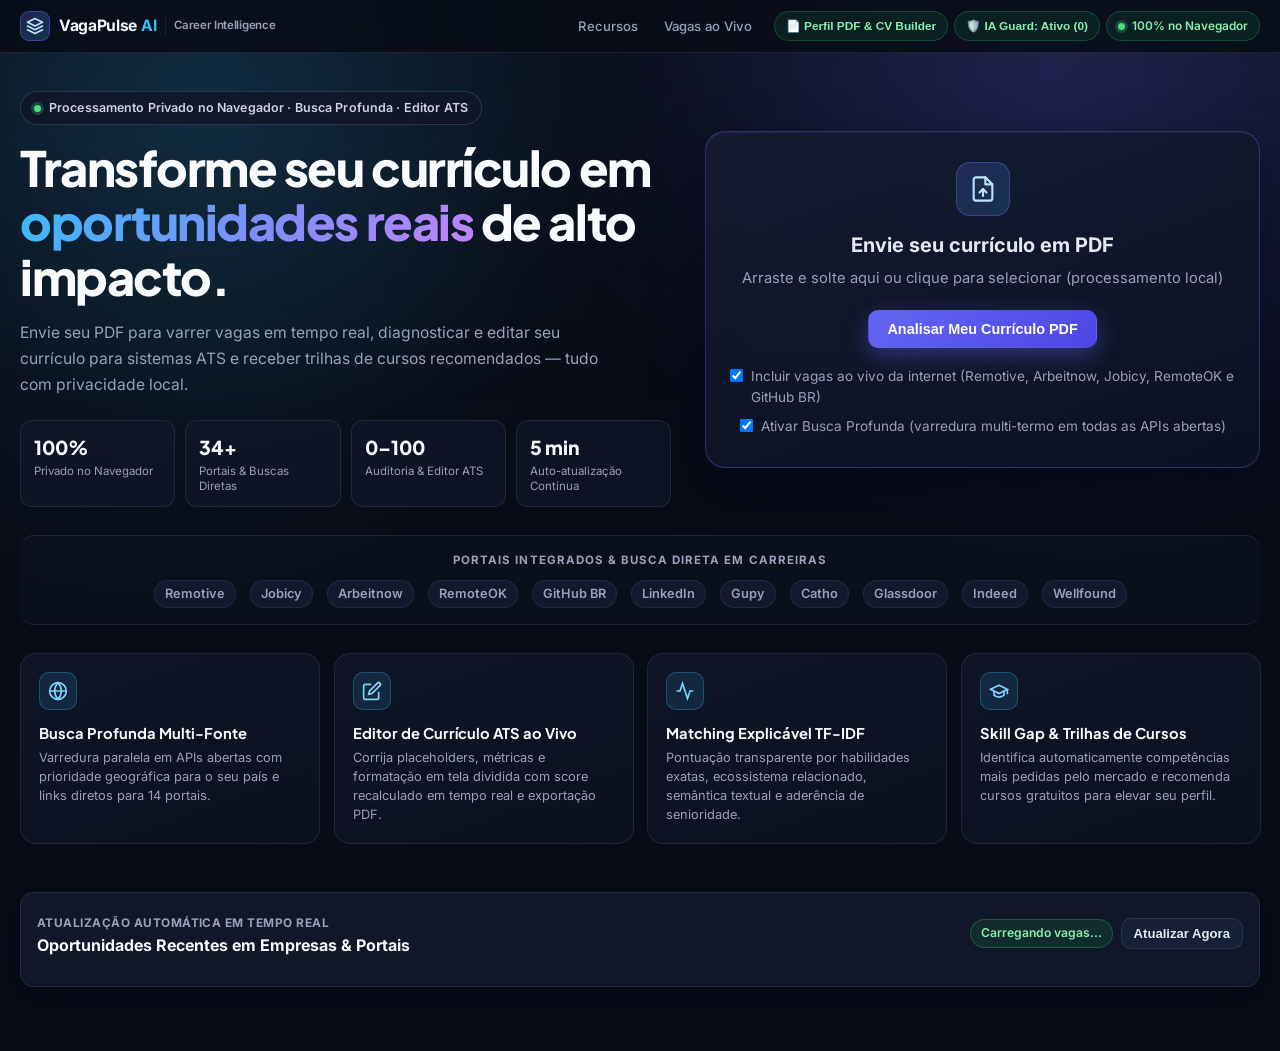
<file: docs/index.html>
<!DOCTYPE html>
<html lang="pt-BR">

<head>
  <meta charset="UTF-8" />
  <meta name="viewport" content="width=device-width, initial-scale=1.0" />
  <title>VagaPulse AI — Inteligência de Carreira, Busca Profunda &amp; Editor ATS</title>
  <link rel="dns-prefetch" href="https://cdn.jsdelivr.net" />
  <link rel="preconnect" href="https://fonts.googleapis.com" />
  <link rel="preconnect" href="https://fonts.gstatic.com" crossorigin />
  <link rel="preload" href="./styles.css" as="style" />
  <link rel="modulepreload" href="./js/app.js" />
  <link rel="modulepreload" href="./js/i18n.js" />
  <link rel="modulepreload" href="./js/storage.js" />
  <link
    href="https://fonts.googleapis.com/css2?family=Inter:wght@400;500;600;700&family=Plus+Jakarta+Sans:wght@600;700;800&family=Noto+Sans:wght@400;600;700&family=Noto+Sans+JP:wght@400;600;700&family=Noto+Sans+SC:wght@400;600&family=Noto+Sans+Arabic:wght@400;600&display=swap"
    rel="stylesheet" media="print" onload="this.media='all'" />
  <noscript>
    <link
      href="https://fonts.googleapis.com/css2?family=Inter:wght@400;500;600;700&family=Plus+Jakarta+Sans:wght@600;700;800&family=Noto+Sans:wght@400;600;700&display=swap"
      rel="stylesheet" />
  </noscript>
  <link rel="stylesheet" href="./styles.css" />
</head>

<body>
  <div class="ambient-bg" aria-hidden="true"></div>
  <nav class="topbar">
    <div class="topbar-inner">
      <div class="brand-lockup">
        <span class="brand-mark" aria-hidden="true">
          <svg width="18" height="18" viewBox="0 0 24 24" fill="none" stroke="currentColor" stroke-width="2.2"
            stroke-linecap="round" stroke-linejoin="round">
            <path d="M12 2L2 7l10 5 10-5-10-5z" />
            <path d="M2 17l10 5 10-5" />
            <path d="M2 12l10 5 10-5" />
          </svg>
        </span>
        <strong>VagaPulse <span class="accent">AI</span></strong>
        <span class="brand-tag">Career Intelligence</span>
      </div>
      <div class="topbar-meta">
        <a href="#featuresSection" class="topbar-link" data-i18n="navFeatures">Recursos</a>
        <a href="#liveFeedSection" class="topbar-link" data-i18n="navLiveFeed">Vagas ao Vivo</a>
        <div class="lang-picker-wrap" id="langPickerWrap">
          <!-- <button type="button" class="select-input lang-picker-btn" id="langPickerBtn" aria-haspopup="listbox" aria-expanded="false" aria-label="Selecionar idioma">
            🇧🇷 Português (PT) ▾
          </button>-->
          <div class="lang-picker-popover hidden" id="langPickerPopover" role="dialog" aria-label="Pesquisar idioma">
            <input type="search" id="langSearchInput" class="text-input lang-search-input"
              placeholder="Buscar idioma ou código (ex: ja, ar, Deutsch)..." aria-label="Buscar idioma" />
            <div class="lang-options-list" id="langOptionsList" role="listbox"></div>
          </div>
          <select id="uiLanguageSelect" class="sr-only" aria-label="Idioma da interface">
            <option value="pt">🇧🇷 Português (PT)</option>
            <option value="en">🇺🇸 English (EN)</option>
            <option value="fr">🇫🇷 Français (FR)</option>
            <option value="es">🇪🇸 Español (ES)</option>
            <option value="ja">🇯🇵 日本語 (JA)</option>
          </select>
        </div>
        <button type="button" class="topbar-status" id="linkedinCvBtn"
          title="Carregar Perfil em PDF e Construtor Inteligente de Currículos" style="cursor:pointer;">📄 Perfil PDF &amp; CV Builder</button>
        <button type="button" class="topbar-status" id="securityGuardBtn"
          title="IA Autônoma de Segurança — Clique para baixar o relatório de incidentes" style="cursor:pointer;">🛡️ IA
          Guard: Ativo (0)</button>
        <span class="topbar-status"><span class="pulse-dot"></span> <span data-i18n="navPrivacyBadge">100% no
            Navegador</span></span>
      </div>
    </div>
  </nav>
  <div class="app-shell">
    <!-- Seção Inicial (Landing + Upload) -->
    <section class="landing-shell" id="uploadSection">
      <div class="hero-split">
        <div class="hero-copy">
          <div class="hero-eyebrow">
            <span class="pulse-dot"></span>
            <span data-i18n="heroEyebrow">Processamento Privado no Navegador · Busca Profunda · Editor ATS</span>
          </div>
          <h1 data-i18n="heroTitle">Transforme seu currículo em <span class="accent-gradient">oportunidades reais</span>
            de alto impacto.</h1>
          <p class="hero-subtitle" data-i18n="heroSubtitle">
            Envie seu PDF para varrer vagas em tempo real, diagnosticar e editar seu currículo para sistemas ATS e
            receber trilhas de cursos recomendados — tudo com privacidade local.
          </p>

          <div class="hero-kpis">
            <div class="kpi-item">
              <strong>100%</strong>
              <span data-i18n="kpiPrivacy">Privado no Navegador</span>
            </div>
            <div class="kpi-item">
              <strong>34+</strong>
              <span data-i18n="kpiPortals">Portais &amp; Buscas Diretas</span>
            </div>
            <div class="kpi-item">
              <strong>0–100</strong>
              <span data-i18n="kpiAts">Auditoria &amp; Editor ATS</span>
            </div>
            <div class="kpi-item">
              <strong>5 min</strong>
              <span data-i18n="kpiRefresh">Auto-atualização Contínua</span>
            </div>
          </div>
        </div>

        <div class="upload-panel">
          <div class="dropzone" id="dropzone" tabindex="0" role="button"
            aria-label="Selecionar ou arrastar arquivo PDF">
            <div class="dropzone-icon-wrap" aria-hidden="true">
              <svg width="28" height="28" viewBox="0 0 24 24" fill="none" stroke="currentColor" stroke-width="1.8"
                stroke-linecap="round" stroke-linejoin="round">
                <path d="M14 2H6a2 2 0 0 0-2 2v16a2 2 0 0 0 2 2h12a2 2 0 0 0 2-2V8z" />
                <polyline points="14 2 14 8 20 8" />
                <line x1="12" y1="18" x2="12" y2="12" />
                <polyline points="9 15 12 12 15 15" />
              </svg>
            </div>
            <h2 data-i18n="dropTitle">Envie seu currículo em PDF</h2>
            <p data-i18n="dropSubtitle">Arraste e solte aqui ou clique para selecionar (processamento local)</p>
            <input type="file" id="pdfInput" accept=".pdf,application/pdf" hidden />
            <div class="upload-actions">
              <button type="button" class="btn btn-primary btn-glow" id="chooseFileBtn"
                data-i18n="chooseFileBtn">Analisar Meu Currículo PDF</button>
              <button type="button" class="btn btn-secondary hidden" id="sampleBtn">Testar com Exemplo</button>
              <button type="button" class="btn btn-ghost hidden" id="downloadSampleBtn">Baixar PDF Exemplo</button>
            </div>
            <div class="upload-options">
              <label class="checkbox-label">
                <input type="checkbox" id="includeLiveCheck" checked />
                <span data-i18n="includeLiveLabel">Incluir vagas ao vivo da internet (Remotive, Arbeitnow, Jobicy,
                  RemoteOK e GitHub BR)</span>
              </label>
              <label class="checkbox-label">
                <input type="checkbox" id="deepSearchCheck" checked />
                <span data-i18n="deepSearchLabel">Ativar Busca Profunda (varredura multi-termo em todas as APIs
                  abertas)</span>
              </label>
            </div>
          </div>

          <div class="status-banner hidden" id="statusBanner"></div>
          <div class="loader hidden" id="loader">
            <div class="spinner"></div>
            <span data-i18n="loaderText">Lendo seu PDF, auditando qualidade ATS e executando busca profunda na
              internet...</span>
          </div>
        </div>
      </div>

      <!-- Faixa de Fontes Monitoradas -->
      <div class="trust-strip">
        <span class="trust-label" data-i18n="trustLabel">Portais integrados &amp; busca direta em carreiras</span>
        <div class="trust-logos">
          <span>Remotive</span><span>Jobicy</span><span>Arbeitnow</span><span>RemoteOK</span><span>GitHub
            BR</span><span>LinkedIn</span><span>Gupy</span><span>Catho</span><span>Glassdoor</span><span>Indeed</span><span>Wellfound</span>
        </div>
      </div>

      <!-- Bento Grid de Recursos -->
      <div class="feature-strip bento-grid" id="featuresSection">
        <div class="feature-item">
          <div class="feature-icon-box" aria-hidden="true">
            <svg width="20" height="20" viewBox="0 0 24 24" fill="none" stroke="currentColor" stroke-width="2">
              <circle cx="12" cy="12" r="10" />
              <line x1="2" y1="12" x2="22" y2="12" />
              <path d="M12 2a15.3 15.3 0 0 1 4 10 15.3 15.3 0 0 1-4 10 15.3 15.3 0 0 1-4-10 15.3 15.3 0 0 1 4-10z" />
            </svg>
          </div>
          <div>
            <strong data-i18n="feat1Title">Busca Profunda Multi-Fonte</strong>
            <p data-i18n="feat1Desc">Varredura paralela em APIs abertas com prioridade geográfica para o seu país e
              links diretos para 14 portais.</p>
          </div>
        </div>
        <div class="feature-item">
          <div class="feature-icon-box" aria-hidden="true">
            <svg width="20" height="20" viewBox="0 0 24 24" fill="none" stroke="currentColor" stroke-width="2">
              <path d="M11 4H4a2 2 0 0 0-2 2v14a2 2 0 0 0 2 2h14a2 2 0 0 0 2-2v-7" />
              <path d="M18.5 2.5a2.121 2.121 0 0 1 3 3L12 15l-4 1 1-4 9.5-9.5z" />
            </svg>
          </div>
          <div>
            <strong data-i18n="feat2Title">Editor de Currículo ATS ao Vivo</strong>
            <p data-i18n="feat2Desc">Corrija placeholders, métricas e formatação em tela dividida com score recalculado
              em tempo real e exportação PDF.</p>
          </div>
        </div>
        <div class="feature-item">
          <div class="feature-icon-box" aria-hidden="true">
            <svg width="20" height="20" viewBox="0 0 24 24" fill="none" stroke="currentColor" stroke-width="2">
              <polyline points="22 12 18 12 15 21 9 3 6 12 2 12" />
            </svg>
          </div>
          <div>
            <strong data-i18n="feat3Title">Matching Explicável TF-IDF</strong>
            <p data-i18n="feat3Desc">Pontuação transparente por habilidades exatas, ecossistema relacionado, semântica
              textual e aderência de senioridade.</p>
          </div>
        </div>
        <div class="feature-item">
          <div class="feature-icon-box" aria-hidden="true">
            <svg width="20" height="20" viewBox="0 0 24 24" fill="none" stroke="currentColor" stroke-width="2">
              <path d="M22 10v6M2 10l10-5 10 5-10 5z" />
              <path d="M6 12v5c3 3 9 3 12 0v-5" />
            </svg>
          </div>
          <div>
            <strong data-i18n="feat4Title">Skill Gap &amp; Trilhas de Cursos</strong>
            <p data-i18n="feat4Desc">Identifica automaticamente competências mais pedidas pelo mercado e recomenda
              cursos gratuitos para elevar seu perfil.</p>
          </div>
        </div>
      </div>

      <!-- Feed Automático de Vagas Recentes ao Abrir a Página -->
      <div class="live-feed-card" id="liveFeedSection">
        <div class="live-feed-header">
          <div>
            <span class="meta-label" data-i18n="liveFeedEyebrow">Atualização Automática em Tempo Real</span>
            <h3 data-i18n="liveFeedTitle">Oportunidades Recentes em Empresas &amp; Portais</h3>
          </div>
          <div class="live-feed-controls">
            <span class="live-status-pill" id="homeLiveStatus" data-i18n="homeLiveLoading">Carregando vagas...</span>
            <button type="button" class="btn btn-secondary btn-small" id="homeRefreshBtn"
              data-i18n="homeRefreshBtn">Atualizar Agora</button>
          </div>
        </div>
        <div class="live-feed-grid" id="homeLiveGrid"></div>
      </div>
    </section>

    <!-- Painel de Resultados -->
    <main class="results-layout hidden" id="resultsSection">
      <aside class="profile-panel">
        <div class="panel-header">
          <h3 data-i18n="profileTitle">Perfil Extraído</h3>
          <button type="button" class="btn-link" id="newUploadBtn" data-i18n="newUploadBtn">Trocar PDF</button>
        </div>

        <div class="file-meta" id="fileMeta"></div>

        <!-- Diagnóstico ATS -->
        <div class="ats-card" id="atsCard">
          <div class="ats-header">
            <div>
              <span class="meta-label" data-i18n="atsQualityLabel">Qualidade ATS do Currículo</span>
              <div class="ats-level" id="atsLevel">—</div>
            </div>
            <div class="ats-score-circle" id="atsScore">0</div>
          </div>
          <div class="ats-bar-track">
            <div class="ats-bar-fill" id="atsBarFill" style="width: 0%"></div>
          </div>
          <ul class="ats-checks" id="atsChecks"></ul>
          <button type="button" class="btn btn-primary btn-small" id="openImproveBtn" data-i18n="openImproveBtn"
            style="width:100%;margin-top:10px;">
            ✨ Aprimorar Currículo (ATS)
          </button>
        </div>

        <div class="meta-grid">
          <div class="meta-box">
            <span class="meta-label" data-i18n="seniorityLabel">Senioridade</span>
            <select id="senioritySelect" class="select-input">
              <option value="Estágio" data-i18n="senIntern">Estágio</option>
              <option value="Júnior" data-i18n="senJunior">Júnior</option>
              <option value="Pleno" data-i18n="senMid">Pleno</option>
              <option value="Sênior" data-i18n="senSenior">Sênior</option>
              <option value="Especialista" data-i18n="senSpec">Especialista</option>
            </select>
          </div>
          <div class="meta-box">
            <span class="meta-label" data-i18n="yearsLabel">Experiência Est.</span>
            <strong id="yearsValue">—</strong>
          </div>
        </div>

        <div class="profile-block">
          <span class="meta-label" data-i18n="rolesLabel">Cargos Sugeridos</span>
          <div class="pill-list" id="rolesList"></div>
        </div>

        <div class="profile-block">
          <div class="block-title-row">
            <span class="meta-label"><span data-i18n="skillsDetectedPrefix">Habilidades Detectadas</span> (<span
                id="skillsCount">0</span>)</span>
          </div>
          <div class="pill-list editable" id="skillsList"></div>
          <div class="add-skill-row">
            <input type="text" id="newSkillInput" list="skillSuggestions" data-i18n-placeholder="newSkillPlaceholder"
              placeholder="Adicionar habilidade (ex: Python)" class="text-input" />
            <datalist id="skillSuggestions"></datalist>
            <button type="button" class="btn btn-small btn-primary" id="addSkillBtn">+</button>
          </div>
        </div>

        <!-- Skill Gap de Mercado -->
        <div class="profile-block" id="skillGapBlock">
          <span class="meta-label" data-i18n="skillGapLabel">Skill Gap (Mais Pedidas nas Top Vagas)</span>
          <p class="helper-text" data-i18n="skillGapHelper">Clique em uma skill para adicioná-la se você já a domina:
          </p>
          <div class="gap-list" id="skillGapList"></div>
        </div>

        <!-- Cursos Recomendados -->
        <div class="profile-block" id="coursesBlock">
          <span class="meta-label" data-i18n="coursesLabel">🎓 Cursos Recomendados para Aprimorar o Currículo</span>
          <p class="helper-text" data-i18n="coursesHelper">Sugestões práticas para fechar lacunas e elevar seu match:
          </p>
          <div class="course-list" id="coursesList"></div>
        </div>

        <div class="profile-block" id="languagesBlock">
          <span class="meta-label" data-i18n="languagesEduLabel">Idiomas &amp; Formação</span>
          <div class="pill-list" id="extraInfoList"></div>
        </div>

        <div class="profile-block">
          <span class="meta-label" data-i18n="externalLinksLabel">Buscar em Portais Externos</span>
          <div class="external-links" id="externalLinks"></div>
        </div>
      </aside>

      <!-- Coluna Principal -->
      <section class="jobs-column">
        <div class="toolbar-top">
          <div class="live-sync-group">
            <span class="live-status-pill" id="resultsLiveStatus">🟢 Atualizado agora</span>
            <label class="checkbox-label" style="font-size:0.78rem;">
              <input type="checkbox" id="autoRefreshCheck" checked />
              <span data-i18n="autoRefreshLabel">Auto-atualizar (5 min)</span>
            </label>
            <button type="button" class="btn btn-ghost btn-small" id="manualRefreshBtn" data-i18n="manualRefreshBtn"
              title="Buscar novas vagas agora ignorando cache">
              🔄 Atualizar
            </button>
          </div>
          <button type="button" class="btn btn-primary btn-small" id="deepSearchBtn" data-i18n="deepSearchBtn">
            🌐 Executar Busca Profunda na Internet
          </button>
          <button type="button" class="btn btn-primary btn-small" id="openImproveTopBtn" data-i18n="openImproveTopBtn">
            ✨ Aprimorar Currículo (ATS)
          </button>
          <button type="button" class="btn btn-secondary btn-small" id="openCompareBtn" data-i18n="openCompareBtn">
            ⚡ Comparar com Vaga Colada (ATS)
          </button>
          <button type="button" class="btn btn-secondary btn-small" id="exportCsvBtn" data-i18n="exportCsvBtn">
            ⬇ Exportar Vagas (CSV)
          </button>
          <button type="button" class="btn btn-ghost btn-small" id="resetWeightsBtn"
            title="Restaurar pesos padrão do ranking" data-i18n="resetWeightsBtn">
            ↺ Pesos Padrão
          </button>
        </div>

        <div class="filters-bar">
          <input type="text" id="queryInput" class="text-input search-input" data-i18n-placeholder="queryPlaceholder"
            placeholder="Filtrar por cargo, empresa, cidade ou tecnologia..." />
          <select id="modalityFilter" class="select-input">
            <option value="" data-i18n="allModalities">Todas modalidades</option>
            <option value="Remoto" data-i18n="modRemote">Remoto</option>
            <option value="Híbrido" data-i18n="modHybrid">Híbrido</option>
            <option value="Presencial" data-i18n="modOnsite">Presencial</option>
          </select>
          <select id="jobSeniorityFilter" class="select-input">
            <option value="" data-i18n="allSeniorities">Todas senioridades</option>
            <option value="Estágio" data-i18n="senIntern">Estágio</option>
            <option value="Júnior" data-i18n="senJunior">Júnior</option>
            <option value="Pleno" data-i18n="senMid">Pleno</option>
            <option value="Sênior" data-i18n="senSenior">Sênior</option>
            <option value="Especialista" data-i18n="senSpec">Especialista</option>
          </select>
          <select id="languageFilter" class="select-input">
            <option value="" data-i18n="allLanguages">Todos idiomas</option>
            <option value="pt">🇧🇷 Português (PT)</option>
            <option value="en">🇺🇸 English (EN)</option>
            <option value="fr">🇫🇷 Français (FR)</option>
            <option value="es">🇪🇸 Español (ES)</option>
            <option value="ja">🇯🇵 日本語 (JA)</option>
            <option value="de">🇩🇪 Deutsch (DE)</option>
            <option value="it">🇮🇹 Italiano (IT)</option>
            <option value="zh-CN">🇨🇳 中文简体 (ZH)</option>
            <option value="zh-TW">🇹🇼 中文繁體 (ZH-TW)</option>
            <option value="ko">🇰🇷 한국어 (KO)</option>
            <option value="ru">🇷🇺 Русский (RU)</option>
            <option value="ar">🇸🇦 العربية (AR)</option>
            <option value="hi">🇮🇳 हिन्दी (HI)</option>
            <option value="nl">🇳🇱 Nederlands (NL)</option>
            <option value="pl">🇵🇱 Polski (PL)</option>
            <option value="tr">🇹🇷 Türkçe (TR)</option>
            <option value="uk">🇺🇦 Українська (UK)</option>
            <option value="sv">🇸🇪 Svenska (SV)</option>
            <option value="no">🇳🇴 Norsk (NO)</option>
            <option value="da">🇩🇰 Dansk (DA)</option>
            <option value="fi">🇫🇮 Suomi (FI)</option>
            <option value="cs">Čeština (CS)</option>
            <option value="el">Ελληνικά (EL)</option>
            <option value="he">עברית (HE)</option>
            <option value="th">ไทย (TH)</option>
            <option value="vi">Tiếng Việt (VI)</option>
            <option value="id">Bahasa Indonesia (ID)</option>
            <option value="ms">Bahasa Melayu (MS)</option>
            <option value="ro">Română (RO)</option>
            <option value="hu">Magyar (HU)</option>
            <option value="bg">Български (BG)</option>
            <option value="hr">Hrvatski (HR)</option>
            <option value="sk">Slovenčina (SK)</option>
            <option value="sl">Slovenščina (SL)</option>
            <option value="lt">Lietuvių (LT)</option>
            <option value="lv">Latviešu (LV)</option>
            <option value="et">Eesti (ET)</option>
            <option value="ca">Català (CA)</option>
            <option value="gl">Galego (GL)</option>
            <option value="eu">Euskara (EU)</option>
            <option value="af">Afrikaans (AF)</option>
            <option value="sw">Kiswahili (SW)</option>
            <option value="tl">Tagalog (TL)</option>
            <option value="fa">فارسی (FA)</option>
            <option value="ur">اردو (UR)</option>
            <option value="bn">বাংলা (BN)</option>
            <option value="ta">தமிழ் (TA)</option>
            <option value="te">తెలుగు (TE)</option>
            <option value="mr">मराठी (MR)</option>
            <option value="pa">ਪੰਜਾਬੀ (PA)</option>
          </select>
          <select id="sectorFilter" class="select-input">
            <option value="" data-i18n="allSectors">Todas áreas/setores</option>
            <option value="Cibersegurança" data-i18n="secCyber">Cibersegurança</option>
            <option value="Dados & IA" data-i18n="secData">Dados &amp; IA</option>
            <option value="Engenharia de Software" data-i18n="secEng">Engenharia de Software</option>
            <option value="DevOps & Cloud" data-i18n="secDevops">DevOps &amp; Cloud</option>
            <option value="QA & Qualidade" data-i18n="secQa">QA &amp; Qualidade</option>
            <option value="Produto & Design" data-i18n="secProd">Produto &amp; Design</option>
            <option value="Negócios & Operações" data-i18n="secBiz">Negócios &amp; Operações</option>
          </select>
          <input type="text" id="locationFilter" class="text-input" style="min-width:140px;"
            data-i18n-placeholder="locationPlaceholder" placeholder="Localização (ex: Brasil, SP)..." />
          <select id="sourceFilter" class="select-input">
            <option value="all" data-i18n="allSources">Todas as fontes</option>
            <option value="local" data-i18n="srcLocal">Somente Base Brasil</option>
            <option value="live" data-i18n="srcLive">Somente APIs Ao Vivo</option>
          </select>
          <select id="minScoreFilter" class="select-input">
            <option value="0" data-i18n="allScores">Qualquer match</option>
            <option value="60" data-i18n="scoreMidHigh">Média + Alta (≥ 60%)</option>
            <option value="80" data-i18n="scoreHighOnly">Somente Alta (≥ 80%)</option>
          </select>
          <select id="fraudFilter" class="select-input" title="Filtro anti-golpes e vagas falsas">
            <option value="hide_scam" data-i18n="fraudHideScam">🛡️ Ocultar vagas falsas</option>
            <option value="verified_only" data-i18n="fraudVerifiedOnly">🛡️ Somente verificadas</option>
            <option value="all" data-i18n="fraudShowAll">Mostrar todas (incl. suspeitas)</option>
          </select>
          <select id="recencyFilter" class="select-input" title="Filtrar vagas por data de publicação">
            <option value="" data-i18n="recencyAll">Qualquer data</option>
            <option value="48h" data-i18n="recency48h">⚡ Últimas 48h</option>
            <option value="7d" data-i18n="recency7d">🕒 Últimos 7 dias</option>
            <option value="30d" data-i18n="recency30d">📅 Últimos 30 dias</option>
          </select>
          <select id="sortFilter" class="select-input">
            <option value="match" data-i18n="sortMatch">Ordenar: Maior Match</option>
            <option value="salary" data-i18n="sortSalary">Ordenar: Maior Salário</option>
            <option value="recent" data-i18n="sortRecent">Ordenar: Mais Recentes</option>
          </select>
          <select id="trackerFilter" class="select-input">
            <option value="" data-i18n="trackerAll">Todas (Rastreador)</option>
            <option value="any_tracked" data-i18n="trackerTracked">★ Todas Rastreadas</option>
            <option value="Salva" data-i18n="trackerSaved">☆ Salva</option>
            <option value="Candidatada" data-i18n="trackerApplied">📨 Candidatada</option>
            <option value="Entrevista" data-i18n="trackerInterview">💬 Entrevista</option>
            <option value="Proposta" data-i18n="trackerOffer">🎉 Proposta</option>
          </select>
          <button type="button" class="btn btn-ghost btn-small" id="clearFiltersBtn" data-i18n="clearFiltersBtn"
            title="Limpar todos os filtros">
            ✕ Limpar
          </button>
        </div>

        <div class="telemetry-bar" id="telemetryBar"></div>
        <div class="telemetry-bar" id="conversionFunnelBar" style="margin-top:-4px;"></div>
        <div class="results-summary" id="resultsSummary"></div>
        <div class="sources-strip" id="sourcesStrip"></div>

        <div class="jobs-grid" id="jobsGrid"></div>
        <div class="list-sentinel hidden" id="listSentinel"></div>
      </section>
    </main>
  </div>

  <!-- Modal de Detalhes da Vaga -->
  <div class="modal-overlay hidden" id="jobModal" role="dialog" aria-modal="true">
    <div class="modal-card">
      <div class="modal-header">
        <div>
          <span class="source-tag" id="modalSource"></span>
          <h3 id="modalTitle"></h3>
          <p class="modal-company" id="modalCompany"></p>
        </div>
        <button type="button" class="modal-close" id="closeModalBtn" aria-label="Fechar">✕</button>
      </div>
      <div class="modal-body">
        <div class="modal-meta-row" id="modalMeta"></div>
        <p class="modal-reason" id="modalReason"></p>

        <h4 data-i18n="modalBreakdownTitle">Detalhamento Transparente do Match (Explicabilidade)</h4>
        <div class="breakdown-grid" id="modalBreakdown"></div>

        <h4 data-i18n="modalDescTitle">Descrição da Vaga</h4>
        <p class="modal-description" id="modalDescription"></p>

        <h4 data-i18n="modalMatchedTitle">Habilidades Compatíveis (Exatas &amp; Relacionadas)</h4>
        <div class="pill-list" id="modalMatchedSkills"></div>

        <h4 data-i18n="modalMissingTitle">Habilidades para Desenvolver / Destacar</h4>
        <div class="pill-list" id="modalMissingSkills"></div>

        <h4 data-i18n="modalPitchTitle">Sugestão de Mensagem / Pitch para o Recrutador</h4>
        <div class="pitch-box">
          <p id="modalPitch"></p>
          <button type="button" class="btn btn-secondary btn-small" id="copyPitchBtn" data-i18n="copyPitchBtn">Copiar
            Mensagem</button>
        </div>

        <div id="modalConversionKit" style="margin-top:14px;display:flex;flex-direction:column;gap:12px;"></div>
      </div>
      <div class="modal-footer">
        <select id="modalStatusSelect" class="select-input">
          <option value="" data-i18n="modalNoStatus">Sem status</option>
          <option value="Salva" data-i18n="trackerSaved">☆ Salva</option>
          <option value="Candidatada" data-i18n="trackerApplied">📨 Candidatada</option>
          <option value="Entrevista" data-i18n="trackerInterview">💬 Entrevista</option>
          <option value="Proposta" data-i18n="trackerOffer">🎉 Proposta</option>
        </select>
        <a href="#" target="_blank" rel="noopener noreferrer" class="btn btn-primary" id="modalApplyBtn"
          data-i18n="modalApplyBtn">
          Candidatar-se na Vaga ↗
        </a>
      </div>
    </div>
  </div>

  <!-- Modal Comparador de Vaga Personalizada -->
  <div class="modal-overlay hidden" id="compareModal" role="dialog" aria-modal="true">
    <div class="modal-card">
      <div class="modal-header">
        <div>
          <span class="source-tag" data-i18n="compareTag">Simulador ATS Instantâneo</span>
          <h3 data-i18n="compareTitle">Comparar Currículo com Qualquer Vaga</h3>
        </div>
        <button type="button" class="modal-close" id="closeCompareBtn" aria-label="Fechar">✕</button>
      </div>
      <div class="modal-body">
        <input type="text" id="compareTitleInput" class="text-input" data-i18n-placeholder="compareTitlePlaceholder"
          placeholder="Título da vaga (ex: Desenvolvedor Python Sênior)" />
        <textarea id="compareDescInput" class="textarea-input" rows="6" data-i18n-placeholder="compareDescPlaceholder"
          placeholder="Cole aqui a descrição completa da vaga (requisitos, tecnologias, responsabilidades)..."></textarea>
        <button type="button" class="btn btn-primary" id="runCompareBtn" data-i18n="runCompareBtn">Calcular
          Compatibilidade ATS</button>
        <div id="compareResult" class="compare-result hidden"></div>
      </div>
    </div>
  </div>

  <!-- Modal Editor de Currículo ATS -->
  <div class="modal-overlay hidden" id="improveModal" role="dialog" aria-modal="true">
    <div class="modal-card modal-editor">
      <div class="modal-header">
        <div>
          <span class="source-tag" data-i18n="editorTag">Editor Inteligente de Currículo ATS</span>
          <h3 data-i18n="editorTitle">Editor de Currículo &amp; Melhorias Necessárias para ATS</h3>
        </div>
        <button type="button" class="modal-close" id="closeImproveBtn" aria-label="Fechar">✕</button>
      </div>
      <div class="editor-shell">
        <div class="editor-pane">
          <div class="editor-toolbar">
            <div class="editor-score-pill" id="editorLiveScore">ATS: —/100</div>
            <div class="editor-toolbar-actions">
              <button type="button" class="btn btn-primary btn-small" id="editorAutoFixBtn" data-i18n="editorAutoFixBtn"
                title="Corrige formatação, telefone e marcadores duplicados automaticamente">
                ⚡ Auto-Corrigir
              </button>
              <button type="button" class="btn btn-secondary btn-small" id="editorLoadTemplateBtn"
                data-i18n="editorLoadTemplateBtn" title="Substitui pelo modelo estruturado ATS pré-preenchido">
                📄 Modelo ATS
              </button>
              <button type="button" class="btn btn-secondary btn-small" id="editorCopyBtn" data-i18n="editorCopyBtn">
                📋 Copiar
              </button>
              <button type="button" class="btn btn-secondary btn-small" id="editorPrintPdfBtn"
                data-i18n="editorPrintPdfBtn">
                🖨️ Salvar PDF
              </button>
            </div>
          </div>
          <textarea id="atsResumeEditor" class="resume-editor-textarea" spellcheck="true"
            data-i18n-placeholder="editorPlaceholder"
            placeholder="O texto do seu currículo aparecerá aqui para edição em tempo real..."></textarea>
          <div class="editor-statusbar">
            <span id="editorWordCount">0 palavras</span>
            <span id="editorSyncStatus" data-i18n="editorSyncStatus">Edite o currículo acima — o score e as melhorias
              atualizam ao vivo</span>
          </div>
        </div>
        <div class="improvements-pane">
          <div id="improveBody" class="improvements-scroll">
            <span data-i18n="improveLoading">Carregando diagnóstico detalhado...</span>
          </div>
        </div>
      </div>
      <div class="modal-footer">
        <button type="button" class="btn btn-secondary btn-small" id="editorDownloadPdfBtn">⬇ Baixar .PDF</button>
        <button type="button" class="btn btn-secondary btn-small" id="editorDownloadTxtBtn"
          data-i18n="editorDownloadTxtBtn">⬇ Baixar .TXT</button>
        <button type="button" class="btn btn-primary btn-small" id="applyEditedResumeBtn"
          data-i18n="applyEditedResumeBtn">
          ✅ Aplicar Currículo Editado na Busca de Vagas
        </button>
      </div>
    </div>
  </div>

  <!-- Modal Carregar Perfil em PDF & Smart CV Builder -->
  <div class="modal-overlay hidden" id="linkedinCvModal" role="dialog" aria-modal="true">
    <div class="modal-card modal-editor">
      <div class="modal-header">
        <div>
          <span class="source-tag">Importação PDF · LGPD · ATS PDF &amp; DOCX</span>
          <h3>📄 Carregar Perfil em PDF &amp; Smart CV Builder</h3>
        </div>
        <button type="button" class="modal-close" id="closeLinkedinCvBtn" aria-label="Fechar">✕</button>
      </div>
      <div style="padding:14px 18px;max-height:76vh;overflow-y:auto;display:grid;gap:14px;">
        <div class="pitch-box" style="margin:0;">
          <div style="display:flex;justify-content:space-between;align-items:center;flex-wrap:wrap;gap:8px;">
            <strong id="liStatusBadge">📄 Pronto para importar perfil em PDF</strong>
            <div style="display:flex;gap:6px;flex-wrap:wrap;">
              <input type="file" id="liPdfFileInput" accept=".pdf,application/pdf" class="sr-only" />
              <button type="button" class="btn btn-primary btn-small" id="liLoadPdfBtn">📄 Carregar Perfil em PDF</button>
              <button type="button" class="btn btn-secondary btn-small" id="liEraseDataBtn">🗑️ Excluir Dados (LGPD)</button>
            </div>
          </div>
          <p class="hint" style="margin-top:8px;">Envie o PDF do seu perfil (ex.: <strong>Salvar como PDF</strong> do LinkedIn ou seu currículo atual). O processamento é feito com segurança para preencher seus dados, otimizar para ATS e exportar em PDF ou DOCX.</p>
          <div style="display:grid;grid-template-columns:repeat(auto-fit,minmax(240px,1fr));gap:6px;margin-top:8px;font-size:0.8rem;">
            <label><input type="checkbox" id="consent_B_import_profile" checked /> Importação dos dados do PDF</label>
            <label><input type="checkbox" id="consent_C_job_matching" checked /> Análise de compatibilidade com vagas</label>
            <label><input type="checkbox" id="consent_D_cv_generation" checked /> Geração e atualização de currículo</label>
            <label><input type="checkbox" id="consent_E_profile_storage" checked /> Armazenamento local sob seu controle</label>
          </div>
          <p id="liPrivacyBox" class="hint" style="margin-top:6px;"></p>
          <div id="liConnectionMessage" class="hidden" style="margin-top:8px;padding:8px 10px;border-radius:8px;background:rgba(15,23,42,0.75);border:1px solid rgba(56,189,248,0.4);font-size:0.82rem;line-height:1.45;"></div>
        </div>

        <form id="liProfileForm" style="display:grid;grid-template-columns:repeat(auto-fit,minmax(220px,1fr));gap:8px;">
          <input type="text" id="liNameInput" class="text-input" placeholder="Nome profissional" />
          <input type="text" id="liHeadlineInput" class="text-input" placeholder="Título profissional (ex: Engenheiro de Dados)" />
          <input type="email" id="liEmailInput" class="text-input" placeholder="E-mail profissional" />
          <input type="text" id="liSkillsInput" class="text-input" placeholder="Competências (ex: Python, SQL, AWS)" />
          <textarea id="liSummaryInput" class="resume-editor-textarea" style="min-height:64px;grid-column:1/-1;" placeholder="Resumo profissional"></textarea>
          <textarea id="liExpInput" class="resume-editor-textarea" style="min-height:64px;" placeholder="Experiências (1 por linha)"></textarea>
          <textarea id="liEduInput" class="resume-editor-textarea" style="min-height:64px;" placeholder="Formação e certificações (1 por linha)"></textarea>
        </form>

        <div style="display:flex;gap:8px;flex-wrap:wrap;align-items:center;">
          <select id="liTemplateSelect" class="select-input">
            <option value="complete">Currículo Profissional Completo</option>
            <option value="executive">Currículo Executivo</option>
            <option value="technical">Currículo Técnico</option>
            <option value="academic">Currículo Acadêmico</option>
            <option value="technology">Currículo para Tecnologia</option>
            <option value="infosec">Currículo para Segurança da Informação</option>
            <option value="data_analytics">Currículo para Análise de Dados</option>
            <option value="software_dev">Currículo para Desenvolvimento de Software</option>
            <option value="edtech">Currículo para Educação e Tecnologia</option>
            <option value="job_tailored">Currículo Personalizado para Vaga</option>
          </select>
          <button type="button" class="btn btn-primary btn-small" id="liGenerateCvBtn">✨ Gerar Currículo ATS</button>
          <button type="button" class="btn btn-secondary btn-small" id="liExportPdfBtn">⬇ Exportar PDF</button>
          <button type="button" class="btn btn-secondary btn-small" id="liExportDocxBtn">⬇ Exportar DOCX</button>
        </div>

        <p id="liAnalysisBox" class="hint"></p>
        <textarea id="liCvPreview" class="resume-editor-textarea" style="min-height:160px;" placeholder="Prévia do currículo gerado para revisão..."></textarea>

        <div>
          <strong style="font-size:0.85rem;">🕘 Histórico de Versões</strong>
          <div id="liVersionsList" style="margin-top:6px;"></div>
        </div>
      </div>
    </div>
  </div>

  <div class="toast hidden" id="toast" role="status" aria-live="polite"></div>

  <!-- App Modular ES (PDF.js é carregado sob demanda ao enviar currículo) -->
  <script type="module" src="./js/app.js"></script>
  <script type="module" src="./js/linkedin_cv.js"></script>
</body>

</html>
</file>
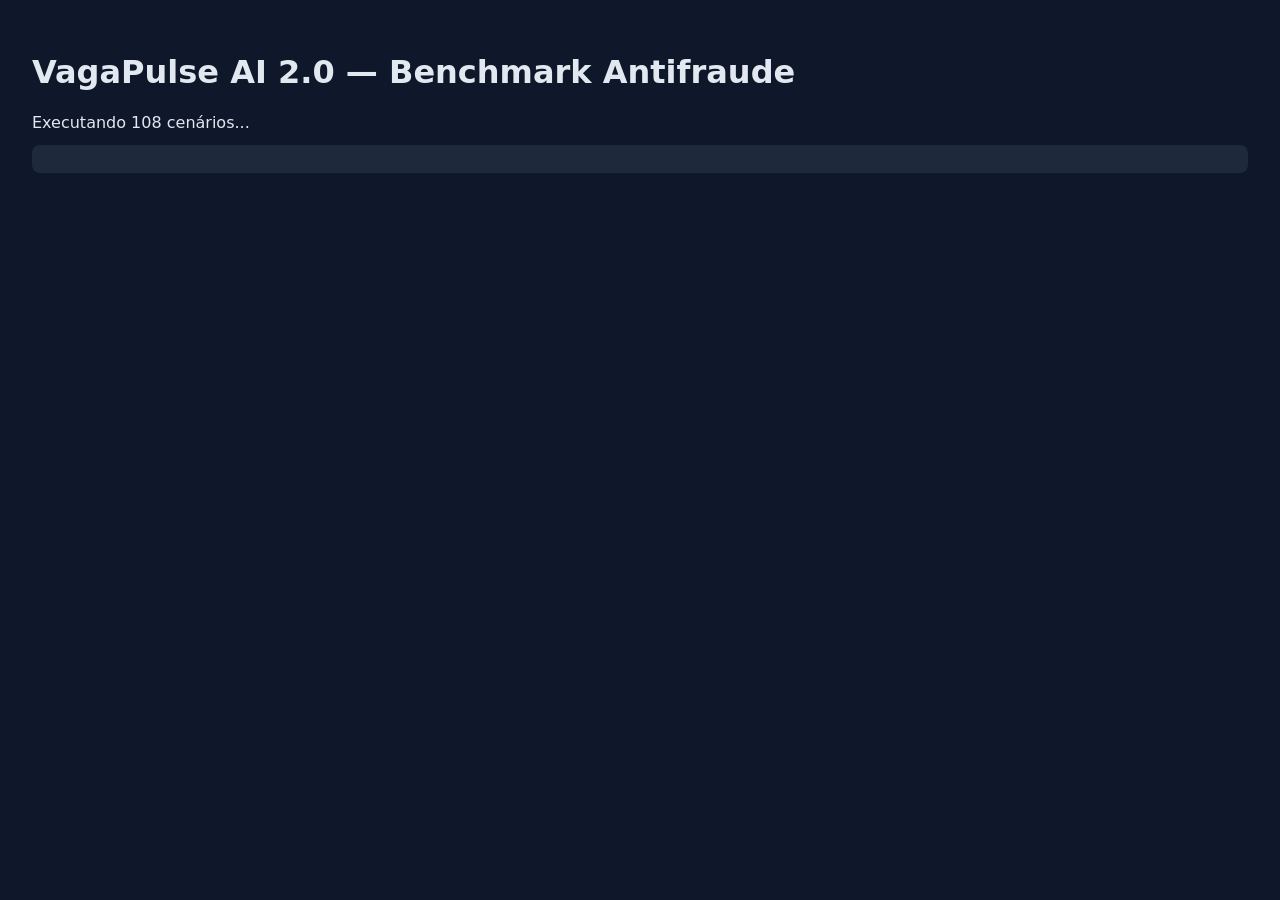
<file: docs/tests/fraud-runner.html>
<!DOCTYPE html>
<html lang="pt-BR">
<head>
  <meta charset="UTF-8">
  <title>VagaPulse AI 2.0 — Benchmark Antifraude (108 Cenários)</title>
  <style>
    body { font-family: system-ui, -apple-system, sans-serif; background: #0f172a; color: #e2e8f0; padding: 24px; }
    .ok { color: #34d399; }
    .fail { color: #f87171; }
    pre { background: #1e293b; padding: 14px; border-radius: 8px; }
  </style>
</head>
<body>
  <h1>VagaPulse AI 2.0 — Benchmark Antifraude</h1>
  <div id="status" data-status="running">Executando 108 cenários...</div>
  <pre id="metricsJson"></pre>

  <script type="module">
    import { runFraudBenchmark } from './fraud_benchmark.test.mjs';
    const statusEl = document.getElementById('status');
    const metricsEl = document.getElementById('metricsJson');
    try {
      const report = await runFraudBenchmark();
      statusEl.textContent = `PASS — ${report.totalScenarios} cenários | Precision=${report.precision} Recall=${report.recall} F1=${report.f1}`;
      statusEl.dataset.status = 'passed';
      statusEl.className = 'ok';
      metricsEl.textContent = JSON.stringify(report, null, 2);
    } catch (err) {
      statusEl.textContent = `FAIL — ${err?.message || err}`;
      statusEl.dataset.status = 'failed';
      statusEl.className = 'fail';
    }
  </script>
</body>
</html>
</file>
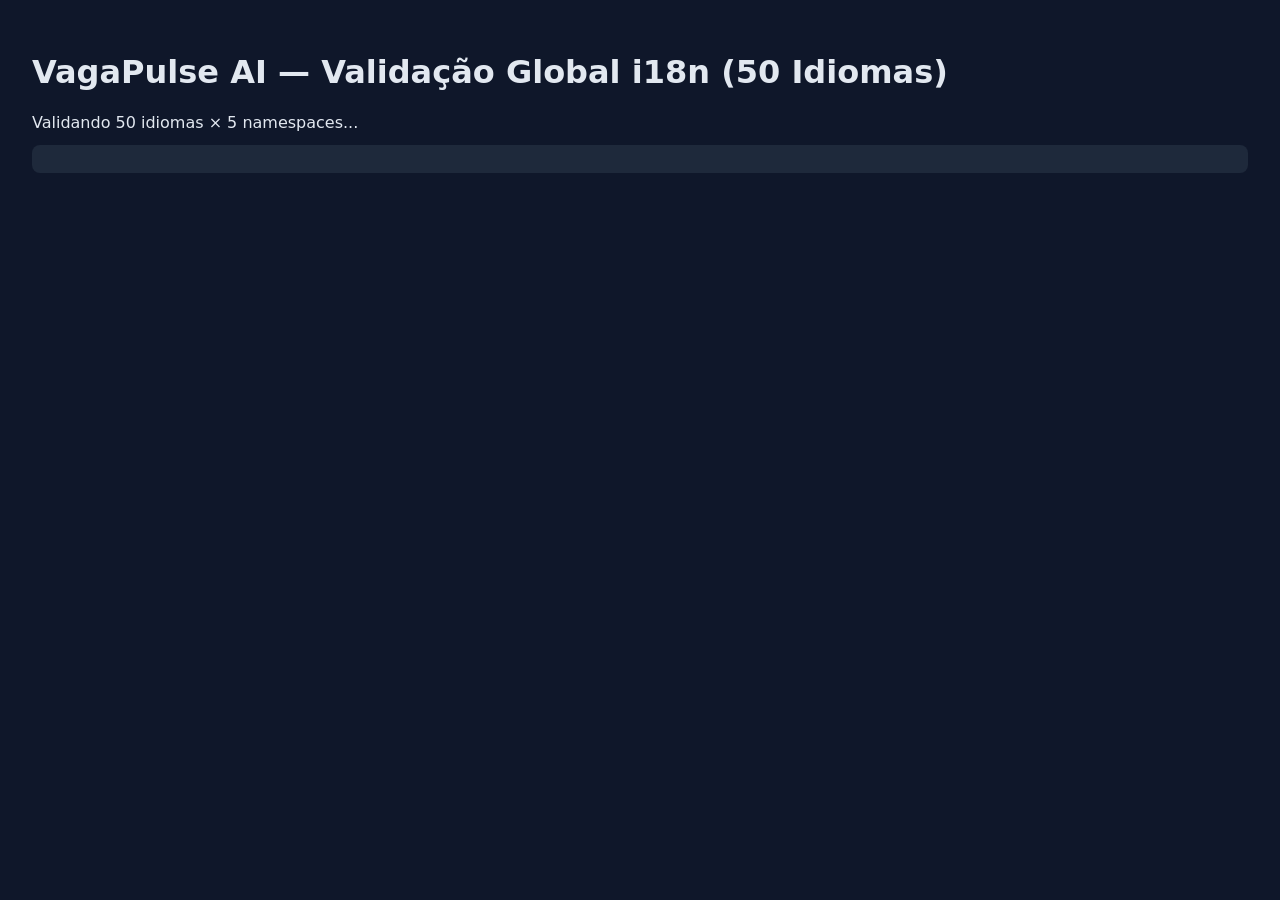
<file: docs/tests/i18n-runner.html>
<!DOCTYPE html>
<html lang="pt-BR">
<head>
  <meta charset="UTF-8">
  <title>VagaPulse AI — Suite i18n (50 Idiomas)</title>
  <style>
    body { font-family: system-ui, -apple-system, sans-serif; background: #0f172a; color: #e2e8f0; padding: 24px; }
    .ok { color: #34d399; }
    .fail { color: #f87171; }
    pre { background: #1e293b; padding: 14px; border-radius: 8px; }
  </style>
</head>
<body>
  <h1>VagaPulse AI — Validação Global i18n (50 Idiomas)</h1>
  <div id="status" data-status="running">Validando 50 idiomas × 5 namespaces...</div>
  <pre id="summaryJson"></pre>

  <script type="module">
    import { runI18n50TestSuite } from './i18n.test.mjs';
    const statusEl = document.getElementById('status');
    const summaryEl = document.getElementById('summaryJson');
    try {
      const report = await runI18n50TestSuite();
      statusEl.textContent = `PASS — ${report.totalLanguages} idiomas × ${report.namespaces} namespaces (${report.keysPerLanguage} chaves cada) = 100%`;
      statusEl.dataset.status = 'passed';
      statusEl.className = 'ok';
      summaryEl.textContent = JSON.stringify(report, null, 2);
    } catch (err) {
      statusEl.textContent = `FAIL — ${err?.message || err}`;
      statusEl.dataset.status = 'failed';
      statusEl.className = 'fail';
    }
  </script>
</body>
</html>
</file>
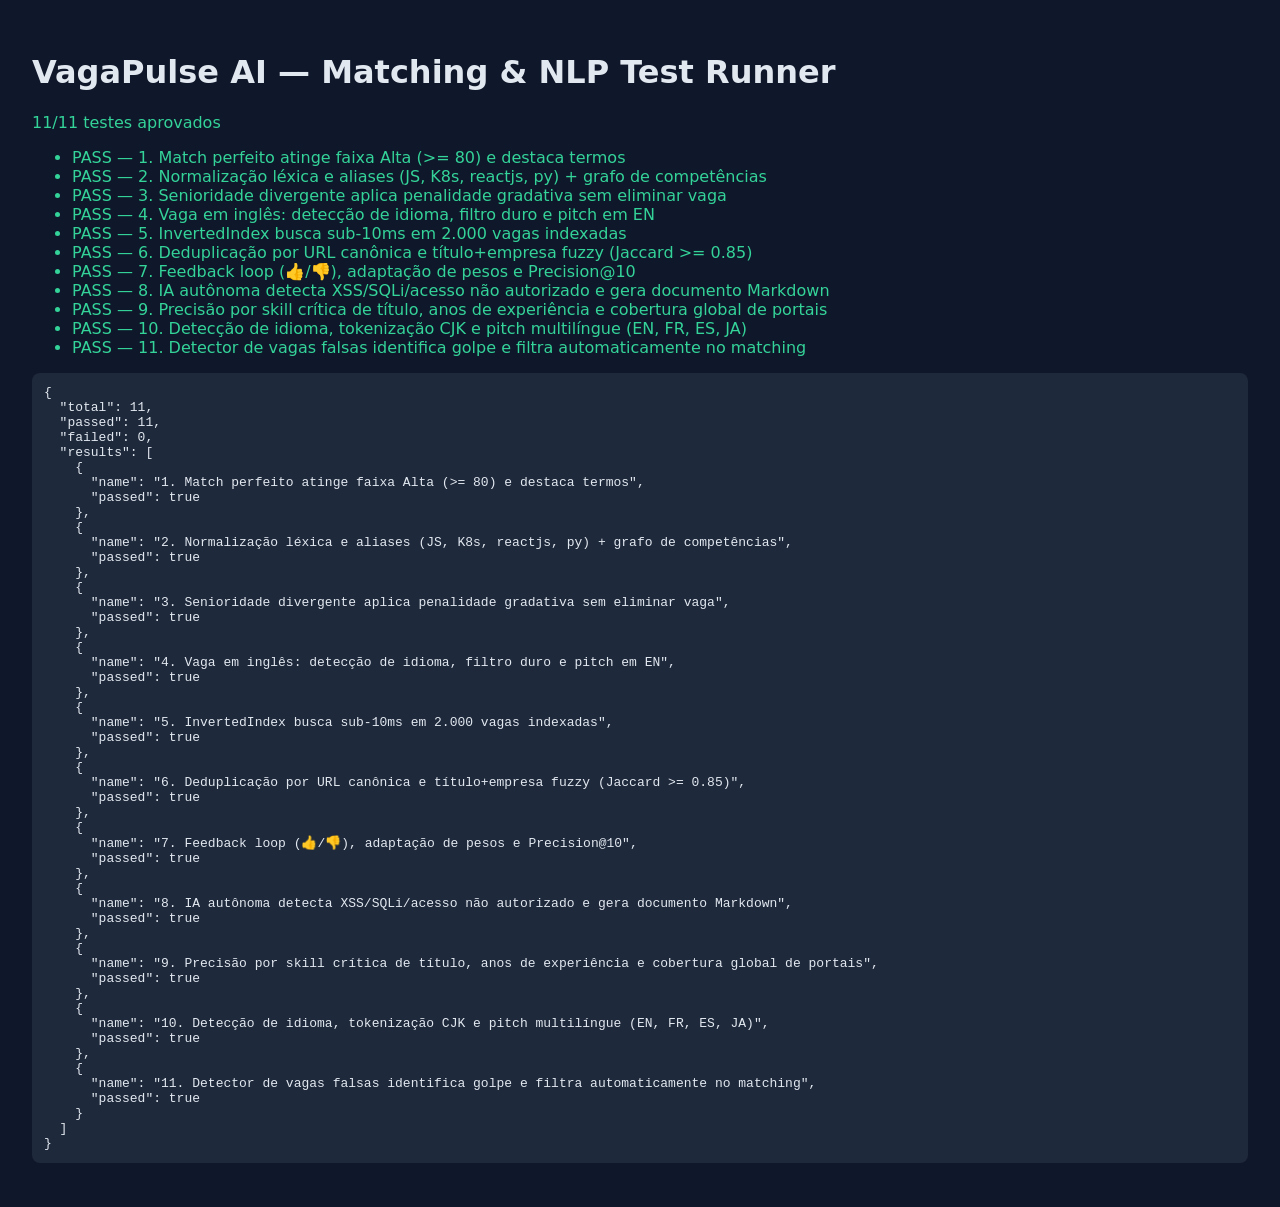
<file: docs/tests/test-runner.html>
<!DOCTYPE html>
<html lang="pt-BR">
<head>
  <meta charset="UTF-8">
  <title>VagaPulse AI — Suite de Testes ES</title>
  <style>
    body { font-family: system-ui, -apple-system, sans-serif; background: #0f172a; color: #e2e8f0; padding: 24px; }
    .ok { color: #34d399; }
    .fail { color: #f87171; }
    pre { background: #1e293b; padding: 12px; border-radius: 8px; overflow-x: auto; }
  </style>
</head>
<body>
  <h1>VagaPulse AI — Matching &amp; NLP Test Runner</h1>
  <div id="status" data-status="running">Executando testes...</div>
  <ul id="results"></ul>
  <pre id="summaryJson"></pre>

  <script type="module">
    import { runAllTests } from './matching.test.mjs';

    const statusEl = document.getElementById('status');
    const resultsEl = document.getElementById('results');
    const summaryEl = document.getElementById('summaryJson');

    try {
      const report = await runAllTests();
      statusEl.textContent = `${report.passed}/${report.total} testes aprovados`;
      statusEl.dataset.status = report.failed === 0 ? 'passed' : 'failed';
      statusEl.className = report.failed === 0 ? 'ok' : 'fail';

      resultsEl.innerHTML = report.results
        .map((r) => `<li class="${r.passed ? 'ok' : 'fail'}">${r.passed ? 'PASS' : 'FAIL'} — ${r.name}${r.error ? ` (${r.error})` : ''}</li>`)
        .join('');

      summaryEl.textContent = JSON.stringify(report, null, 2);
    } catch (err) {
      statusEl.textContent = `ERRO FATAL: ${err?.message || err}`;
      statusEl.dataset.status = 'error';
      statusEl.className = 'fail';
    }
  </script>
</body>
</html>
</file>
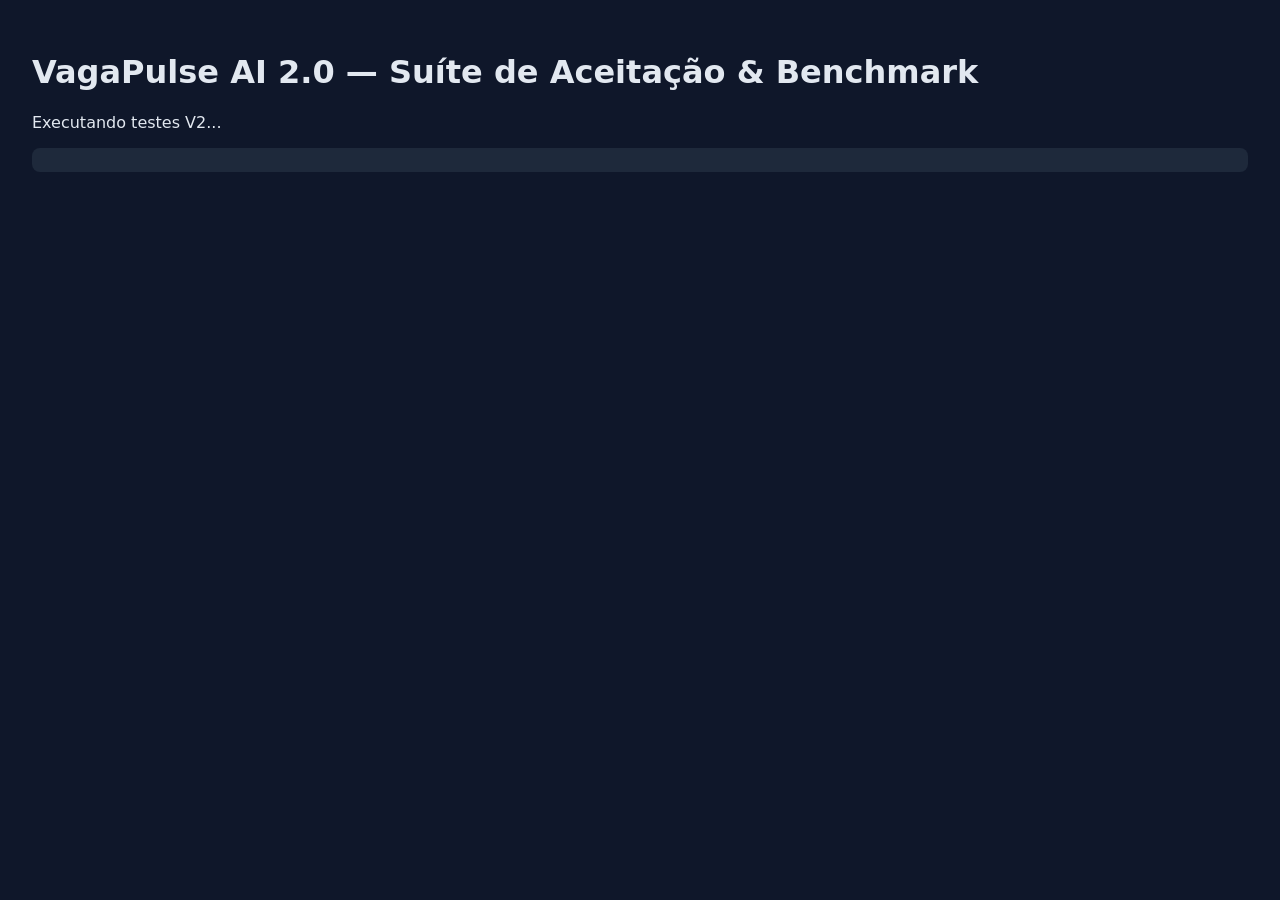
<file: docs/tests/v2-runner.html>
<!DOCTYPE html>
<html lang="pt-BR">
<head>
  <meta charset="UTF-8">
  <title>VagaPulse AI 2.0 — Aceitação A-O &amp; Benchmark</title>
  <style>
    body { font-family: system-ui, -apple-system, sans-serif; background: #0f172a; color: #e2e8f0; padding: 24px; }
    .ok { color: #34d399; }
    .fail { color: #f87171; }
    pre { background: #1e293b; padding: 12px; border-radius: 8px; overflow-x: auto; }
  </style>
</head>
<body>
  <h1>VagaPulse AI 2.0 — Suíte de Aceitação &amp; Benchmark</h1>
  <div id="status" data-status="running">Executando testes V2...</div>
  <ul id="results"></ul>
  <pre id="summaryJson"></pre>

  <script type="module">
    import { runV2Tests } from './v2.test.mjs';

    const statusEl = document.getElementById('status');
    const resultsEl = document.getElementById('results');
    const summaryEl = document.getElementById('summaryJson');

    try {
      const report = await runV2Tests();
      statusEl.textContent = `${report.passed}/${report.total} testes V2 aprovados (Benchmark 2k: ${report.benchmark2kMs}ms)`;
      statusEl.dataset.status = report.failed === 0 ? 'passed' : 'failed';
      statusEl.className = report.failed === 0 ? 'ok' : 'fail';

      resultsEl.innerHTML = report.results
        .map((r) => `<li class="${r.passed ? 'ok' : 'fail'}">${r.passed ? 'PASS' : 'FAIL'} — ${r.name}${r.error ? ` (${r.error})` : ''}</li>`)
        .join('');

      summaryEl.textContent = JSON.stringify(report, null, 2);
    } catch (err) {
      statusEl.textContent = `ERRO FATAL: ${err?.message || err}`;
      statusEl.dataset.status = 'error';
      statusEl.className = 'fail';
    }
  </script>
</body>
</html>
</file>
<file: docs/styles.css>
:root {
  --bg: #080c16;
  --bg-card: #101728;
  --bg-elevated: #162036;
  --border: rgba(148, 163, 184, 0.14);
  --text: #e2e8f0;
  --text-muted: #94a3b8;
  --primary: #6366f1;
  --primary-hover: #4f46e5;
  --accent: #38bdf8;
  --success: #22c55e;
  --warning: #f59e0b;
  --danger: #ef4444;
  --radius: 14px;
  --shadow-card: 0 10px 30px rgba(2, 6, 23, 0.35);
}

* {
  box-sizing: border-box;
  margin: 0;
  padding: 0;
}

body {
  font-family: "Inter", "Noto Sans", "Noto Sans JP", "Noto Sans SC", "Noto Sans TC", "Noto Sans KR", "Noto Sans Arabic", "Noto Sans Hebrew", "Noto Sans Devanagari", "Segoe UI", system-ui, -apple-system, sans-serif;
  background: radial-gradient(circle at 85% 0%, rgba(99, 102, 241, 0.15), transparent 38%),
    radial-gradient(circle at 12% 10%, rgba(56, 189, 248, 0.10), transparent 34%),
    var(--bg);
  color: var(--text);
  min-height: 100vh;
  line-height: 1.55;
  -webkit-font-smoothing: antialiased;
}

/* Navbar Profissional */
.topbar {
  position: sticky;
  top: 0;
  z-index: 60;
  background: rgba(8, 12, 22, 0.84);
  backdrop-filter: blur(12px);
  border-bottom: 1px solid var(--border);
}

.topbar-inner {
  max-width: 1380px;
  margin: 0 auto;
  padding: 11px 20px;
  display: flex;
  align-items: center;
  justify-content: space-between;
  gap: 12px;
  flex-wrap: wrap;
}

.brand-lockup {
  display: inline-flex;
  align-items: center;
  gap: 9px;
  font-size: 0.98rem;
  letter-spacing: -0.02em;
  color: #f8fafc;
}

.brand-lockup .accent {
  color: var(--accent);
}

.brand-dot {
  width: 9px;
  height: 9px;
  border-radius: 50%;
  background: linear-gradient(135deg, var(--accent), var(--primary));
  box-shadow: 0 0 10px rgba(56, 189, 248, 0.7);
}

.brand-tag {
  font-size: 0.72rem;
  font-weight: 600;
  color: var(--text-muted);
  padding-left: 8px;
  border-left: 1px solid var(--border);
}

.topbar-meta {
  display: flex;
  flex-wrap: wrap;
  gap: 6px;
}

.topbar-pill {
  font-size: 0.72rem;
  font-weight: 600;
  color: #cbd5e1;
  background: rgba(22, 32, 54, 0.9);
  border: 1px solid var(--border);
  padding: 4px 10px;
  border-radius: 999px;
}

.app-shell {
  max-width: 1380px;
  margin: 0 auto;
  padding: 26px 20px 64px;
}

.hero {
  text-align: center;
  margin-bottom: 28px;
}

.hero-badge {
  display: inline-block;
  padding: 6px 14px;
  border-radius: 999px;
  background: rgba(99, 102, 241, 0.15);
  border: 1px solid rgba(99, 102, 241, 0.35);
  color: #a5b4fc;
  font-size: 0.82rem;
  font-weight: 600;
  margin-bottom: 12px;
}

.hero h1 {
  font-size: clamp(2rem, 4vw, 2.8rem);
  font-weight: 800;
  letter-spacing: -0.02em;
}

.hero h1 .accent {
  background: linear-gradient(135deg, var(--accent), var(--primary));
  -webkit-background-clip: text;
  -webkit-text-fill-color: transparent;
}

.hero-subtitle {
  max-width: 720px;
  margin: 10px auto 0;
  color: var(--text-muted);
  font-size: 1rem;
}

/* Upload Card */
.upload-card {
  max-width: 780px;
  margin: 0 auto 28px;
}

.dropzone {
  background: var(--bg-card);
  border: 2px dashed rgba(99, 102, 241, 0.45);
  border-radius: 18px;
  padding: 38px 24px;
  text-align: center;
  cursor: pointer;
  transition: border-color 0.2s, background 0.2s, transform 0.2s;
}

.dropzone:hover,
.dropzone.dragover {
  border-color: var(--accent);
  background: rgba(24, 34, 61, 0.9);
  transform: translateY(-1px);
}

.dropzone-icon {
  font-size: 2.6rem;
  margin-bottom: 10px;
}

.dropzone h2 {
  font-size: 1.25rem;
  margin-bottom: 6px;
}

.dropzone p {
  color: var(--text-muted);
  font-size: 0.92rem;
}

.upload-actions {
  display: flex;
  flex-wrap: wrap;
  justify-content: center;
  gap: 10px;
  margin-top: 20px;
}

.upload-options {
  margin-top: 18px;
  display: flex;
  flex-direction: column;
  align-items: center;
  gap: 8px;
  text-align: left;
}

.checkbox-label {
  display: inline-flex;
  align-items: flex-start;
  gap: 8px;
  font-size: 0.85rem;
  color: var(--text-muted);
  cursor: pointer;
  max-width: 100%;
}

.checkbox-label input[type="checkbox"] {
  margin-top: 3px;
  flex-shrink: 0;
}

/* Buttons */
.btn {
  display: inline-flex;
  align-items: center;
  justify-content: center;
  gap: 6px;
  padding: 10px 18px;
  border-radius: 10px;
  border: 1px solid transparent;
  font-size: 0.9rem;
  font-weight: 600;
  cursor: pointer;
  text-decoration: none;
  transition: background 0.18s, border-color 0.18s, transform 0.12s;
}

.btn:active {
  transform: scale(0.98);
}

.btn-primary {
  background: var(--primary);
  color: #fff;
}

.btn-primary:hover {
  background: var(--primary-hover);
}

.btn-secondary {
  background: var(--bg-elevated);
  color: var(--text);
  border-color: var(--border);
}

.btn-secondary:hover {
  border-color: var(--accent);
}

.btn-ghost {
  background: transparent;
  color: var(--text-muted);
  border-color: var(--border);
}

.btn-ghost:hover {
  color: var(--text);
  border-color: rgba(148, 163, 184, 0.4);
}

.btn-small {
  padding: 7px 12px;
  font-size: 0.82rem;
}

.btn-link {
  background: none;
  border: none;
  color: var(--accent);
  cursor: pointer;
  font-size: 0.85rem;
  font-weight: 600;
}

.btn-link:hover {
  text-decoration: underline;
}

/* Status & Loader */
.status-banner {
  margin-top: 14px;
  padding: 12px 16px;
  border-radius: 10px;
  font-size: 0.9rem;
}

.status-banner.error {
  background: rgba(239, 68, 68, 0.15);
  border: 1px solid rgba(239, 68, 68, 0.4);
  color: #fca5a5;
}

.loader {
  display: flex;
  align-items: center;
  justify-content: center;
  gap: 12px;
  margin-top: 18px;
  padding: 16px;
  background: var(--bg-card);
  border-radius: 12px;
  border: 1px solid var(--border);
  color: var(--text-muted);
}

.spinner {
  width: 22px;
  height: 22px;
  border: 3px solid rgba(99, 102, 241, 0.25);
  border-top-color: var(--accent);
  border-radius: 50%;
  animation: spin 0.8s linear infinite;
}

@keyframes spin {
  to {
    transform: rotate(360deg);
  }
}

.hidden {
  display: none !important;
}

/* Results Layout */
.results-layout {
  display: grid;
  grid-template-columns: minmax(300px, 350px) minmax(0, 1fr);
  gap: 24px;
  align-items: start;
}

.profile-panel,
.jobs-column {
  min-width: 0;
}

@media (max-width: 1024px) {
  .results-layout {
    grid-template-columns: 1fr;
    gap: 18px;
  }
}

.profile-panel {
  background: var(--bg-card);
  border: 1px solid var(--border);
  border-radius: var(--radius);
  padding: 20px;
}

.panel-header {
  display: flex;
  justify-content: space-between;
  align-items: center;
  margin-bottom: 12px;
}

.file-meta {
  font-size: 0.82rem;
  color: var(--text-muted);
  background: var(--bg-elevated);
  padding: 10px 12px;
  border-radius: 10px;
  margin-bottom: 14px;
  word-break: break-word;
}

/* ATS Audit Card */
.ats-card {
  background: linear-gradient(145deg, rgba(24, 34, 61, 0.95), rgba(18, 26, 47, 0.95));
  border: 1px solid rgba(56, 189, 248, 0.28);
  border-radius: 12px;
  padding: 14px;
  margin-bottom: 16px;
}

.ats-header {
  display: flex;
  justify-content: space-between;
  align-items: center;
  margin-bottom: 8px;
}

.ats-level {
  font-size: 0.95rem;
  font-weight: 700;
  color: #f8fafc;
}

.ats-score-circle {
  width: 44px;
  height: 44px;
  border-radius: 50%;
  background: rgba(56, 189, 248, 0.16);
  border: 2px solid var(--accent);
  display: flex;
  align-items: center;
  justify-content: center;
  font-weight: 800;
  font-size: 0.95rem;
  color: #bae6fd;
}

.ats-bar-track {
  height: 6px;
  background: rgba(148, 163, 184, 0.18);
  border-radius: 999px;
  overflow: hidden;
  margin-bottom: 10px;
}

.ats-bar-fill {
  height: 100%;
  background: linear-gradient(90deg, var(--primary), var(--accent), var(--success));
  border-radius: 999px;
  transition: width 0.4s ease;
}

.ats-checks {
  list-style: none;
  display: flex;
  flex-direction: column;
  gap: 7px;
  font-size: 0.78rem;
}

.ats-checks li {
  display: flex;
  gap: 7px;
  align-items: flex-start;
  color: #cbd5e1;
}

.ats-checks li .tip {
  display: block;
  color: var(--text-muted);
  font-size: 0.74rem;
}

.meta-grid {
  display: grid;
  grid-template-columns: 1fr 1fr;
  gap: 10px;
  margin-bottom: 16px;
}

.meta-box {
  background: var(--bg-elevated);
  padding: 10px;
  border-radius: 10px;
  display: flex;
  flex-direction: column;
  gap: 6px;
}

.meta-label {
  font-size: 0.74rem;
  text-transform: uppercase;
  letter-spacing: 0.04em;
  color: var(--text-muted);
  font-weight: 700;
}

.helper-text {
  font-size: 0.76rem;
  color: var(--text-muted);
  margin-top: 4px;
}

.profile-block {
  margin-bottom: 18px;
}

.block-title-row {
  display: flex;
  justify-content: space-between;
  align-items: center;
  margin-bottom: 8px;
}

.pill-list {
  display: flex;
  flex-wrap: wrap;
  gap: 6px;
  margin-top: 8px;
}

.pill {
  display: inline-flex;
  align-items: center;
  gap: 6px;
  padding: 4px 10px;
  border-radius: 999px;
  font-size: 0.78rem;
  font-weight: 600;
  background: rgba(99, 102, 241, 0.16);
  color: #c7d2fe;
  border: 1px solid rgba(99, 102, 241, 0.3);
  max-width: 100%;
  word-break: break-word;
  text-align: left;
}

.pill.role {
  background: rgba(56, 189, 248, 0.14);
  color: #bae6fd;
  border-color: rgba(56, 189, 248, 0.3);
}

.pill.matched {
  background: rgba(34, 197, 94, 0.15);
  color: #86efac;
  border-color: rgba(34, 197, 94, 0.35);
}

.pill.related {
  background: rgba(56, 189, 248, 0.14);
  color: #7dd3fc;
  border-color: rgba(56, 189, 248, 0.35);
}

.pill.missing {
  background: rgba(148, 163, 184, 0.12);
  color: #cbd5e1;
  border-color: rgba(148, 163, 184, 0.22);
}

.pill-remove {
  background: none;
  border: none;
  color: inherit;
  cursor: pointer;
  font-size: 0.85rem;
  opacity: 0.75;
  padding: 0 2px;
}

.pill-remove:hover {
  opacity: 1;
}

.add-skill-row {
  display: flex;
  gap: 6px;
  margin-top: 10px;
}

.gap-list {
  display: flex;
  flex-direction: column;
  gap: 6px;
  margin-top: 8px;
}

.gap-item {
  display: flex;
  justify-content: space-between;
  align-items: center;
  background: var(--bg-elevated);
  border: 1px solid var(--border);
  border-radius: 8px;
  padding: 6px 10px;
  font-size: 0.8rem;
  color: var(--text);
  cursor: pointer;
  transition: border-color 0.18s;
}

.gap-item:hover {
  border-color: var(--accent);
}

.gap-pct {
  color: #fcd34d;
  font-weight: 700;
  font-size: 0.76rem;
}

.text-input,
.select-input,
.textarea-input {
  background: var(--bg-elevated);
  border: 1px solid var(--border);
  border-radius: 9px;
  color: var(--text);
  padding: 8px 11px;
  font-size: 0.85rem;
  outline: none;
  font-family: inherit;
}

.textarea-input {
  width: 100%;
  resize: vertical;
}

.text-input:focus,
.select-input:focus,
.textarea-input:focus {
  border-color: var(--accent);
}

.add-skill-row .text-input {
  flex: 1;
  min-width: 0;
}

.external-links {
  display: grid;
  grid-template-columns: 1fr 1fr;
  gap: 8px;
  margin-top: 8px;
}

.external-link-card {
  display: flex;
  align-items: center;
  justify-content: space-between;
  padding: 8px 10px;
  background: var(--bg-elevated);
  border: 1px solid var(--border);
  border-radius: 9px;
  color: var(--text);
  text-decoration: none;
  font-size: 0.82rem;
  font-weight: 600;
  transition: border-color 0.18s;
}

.external-link-card:hover {
  border-color: var(--accent);
}

/* Toolbar & Filters Bar */
.toolbar-top {
  display: flex;
  flex-wrap: wrap;
  justify-content: flex-end;
  gap: 10px;
  margin-bottom: 12px;
}

.filters-bar {
  display: flex;
  flex-wrap: wrap;
  gap: 8px;
  background: var(--bg-card);
  border: 1px solid var(--border);
  border-radius: var(--radius);
  padding: 12px;
  margin-bottom: 14px;
}

.search-input {
  flex: 1 1 220px;
}

.results-summary {
  display: flex;
  justify-content: space-between;
  align-items: center;
  flex-wrap: wrap;
  gap: 8px;
  color: var(--text-muted);
  font-size: 0.86rem;
  margin-bottom: 14px;
  padding: 0 4px;
}

/* Job Cards */
.jobs-grid {
  display: grid;
  grid-template-columns: repeat(auto-fill, minmax(min(100%, 340px), 1fr));
  gap: 16px;
}

.job-card {
  background: var(--bg-card);
  border: 1px solid var(--border);
  border-radius: var(--radius);
  padding: 18px;
  display: flex;
  flex-direction: column;
  gap: 12px;
  transition: border-color 0.2s, transform 0.15s;
}

.job-card:hover {
  border-color: rgba(99, 102, 241, 0.5);
  transform: translateY(-2px);
}

.job-card-top {
  display: flex;
  justify-content: space-between;
  align-items: flex-start;
  gap: 12px;
}

.source-tag {
  display: inline-block;
  font-size: 0.72rem;
  font-weight: 700;
  text-transform: uppercase;
  letter-spacing: 0.04em;
  color: var(--accent);
  margin-bottom: 4px;
}

.job-title {
  font-size: 1.04rem;
  font-weight: 700;
  color: #f8fafc;
}

.job-company {
  font-size: 0.86rem;
  color: var(--text-muted);
  margin-top: 2px;
}

.score-badge {
  min-width: 66px;
  text-align: center;
  padding: 8px 10px;
  border-radius: 12px;
  font-weight: 800;
  font-size: 0.95rem;
  line-height: 1.1;
  border: 1px solid transparent;
}

.score-badge small {
  display: block;
  font-size: 0.65rem;
  font-weight: 600;
  opacity: 0.85;
  margin-top: 2px;
}

.score-high {
  background: rgba(34, 197, 94, 0.15);
  color: #86efac;
  border-color: rgba(34, 197, 94, 0.4);
}

.score-mid {
  background: rgba(56, 189, 248, 0.15);
  color: #7dd3fc;
  border-color: rgba(56, 189, 248, 0.4);
}

.score-low {
  background: rgba(245, 158, 11, 0.15);
  color: #fcd34d;
  border-color: rgba(245, 158, 11, 0.35);
}

.job-meta-tags {
  display: flex;
  flex-wrap: wrap;
  gap: 6px;
  font-size: 0.78rem;
  color: var(--text-muted);
}

.job-meta-tags span {
  background: var(--bg-elevated);
  padding: 4px 8px;
  border-radius: 6px;
}

.job-reason {
  font-size: 0.82rem;
  color: #cbd5e1;
}

.job-card-footer {
  margin-top: auto;
  padding-top: 10px;
  border-top: 1px solid var(--border);
  display: flex;
  justify-content: space-between;
  align-items: center;
  gap: 8px;
  flex-wrap: wrap;
}

.status-mini-select {
  padding: 5px 8px;
  font-size: 0.78rem;
}

.empty-state {
  grid-column: 1 / -1;
  text-align: center;
  padding: 40px 20px;
  background: var(--bg-card);
  border: 1px dashed var(--border);
  border-radius: var(--radius);
  color: var(--text-muted);
}

/* Breakdown & Pitch */
.breakdown-grid {
  display: grid;
  grid-template-columns: repeat(2, 1fr);
  gap: 10px;
}

.breakdown-item {
  background: var(--bg-elevated);
  padding: 10px 12px;
  border-radius: 10px;
  font-size: 0.8rem;
}

.breakdown-top {
  display: flex;
  justify-content: space-between;
  margin-bottom: 6px;
  color: #cbd5e1;
}

.pitch-box {
  background: var(--bg-elevated);
  border: 1px solid var(--border);
  border-radius: 10px;
  padding: 12px;
  display: flex;
  flex-direction: column;
  gap: 10px;
  font-size: 0.86rem;
  color: #e2e8f0;
}

.compare-result {
  background: var(--bg-elevated);
  border: 1px solid rgba(56, 189, 248, 0.35);
  border-radius: 12px;
  padding: 14px;
  display: flex;
  flex-direction: column;
  gap: 10px;
}

/* Modal */
.modal-overlay {
  position: fixed;
  inset: 0;
  background: rgba(2, 6, 23, 0.75);
  backdrop-filter: blur(4px);
  display: flex;
  align-items: center;
  justify-content: center;
  padding: 20px;
  z-index: 100;
}

.modal-card {
  background: var(--bg-card);
  border: 1px solid var(--border);
  border-radius: 18px;
  max-width: 700px;
  width: 100%;
  max-height: 90vh;
  display: flex;
  flex-direction: column;
  overflow: hidden;
}

.modal-header {
  padding: 18px 22px 14px;
  border-bottom: 1px solid var(--border);
  display: flex;
  justify-content: space-between;
  align-items: flex-start;
  gap: 12px;
}

.modal-close {
  background: var(--bg-elevated);
  border: 1px solid var(--border);
  color: var(--text);
  border-radius: 8px;
  width: 32px;
  height: 32px;
  cursor: pointer;
}

.modal-body {
  padding: 18px 22px;
  overflow-y: auto;
  display: flex;
  flex-direction: column;
  gap: 12px;
}

.modal-body h4 {
  font-size: 0.86rem;
  color: var(--accent);
  margin-top: 4px;
}

.modal-meta-row {
  display: flex;
  flex-wrap: wrap;
  gap: 8px;
  font-size: 0.82rem;
  color: var(--text-muted);
}

.modal-meta-row span {
  background: var(--bg-elevated);
  padding: 5px 10px;
  border-radius: 7px;
}

.modal-description {
  font-size: 0.88rem;
  color: #cbd5e1;
  white-space: pre-line;
}

.modal-footer {
  padding: 14px 22px;
  border-top: 1px solid var(--border);
  display: flex;
  justify-content: flex-end;
  gap: 10px;
}

/* Modal Editor de Currículo ATS */
.modal-wide {
  max-width: 860px;
}

.modal-editor {
  max-width: 1240px;
  width: 96vw;
  height: 90vh;
}

.editor-shell {
  display: grid;
  grid-template-columns: 1.15fr 0.85fr;
  flex: 1;
  min-height: 0;
  overflow: hidden;
}

@media (max-width: 960px) {
  .editor-shell {
    grid-template-columns: 1fr;
    overflow-y: auto;
  }
}

.editor-pane {
  display: flex;
  flex-direction: column;
  border-right: 1px solid var(--border);
  padding: 14px 18px;
  gap: 10px;
  min-height: 0;
}

.editor-toolbar {
  display: flex;
  flex-wrap: wrap;
  align-items: center;
  justify-content: space-between;
  gap: 8px;
}

.editor-toolbar-actions {
  display: flex;
  flex-wrap: wrap;
  gap: 6px;
}

.editor-score-pill {
  font-size: 0.78rem;
  font-weight: 700;
  padding: 5px 11px;
  border-radius: 999px;
  border: 1px solid var(--border);
  background: var(--bg-elevated);
  color: #f8fafc;
}

.resume-editor-textarea {
  flex: 1;
  width: 100%;
  min-height: 320px;
  resize: none;
  background: #0b1220;
  color: #e2e8f0;
  border: 1px solid var(--border);
  border-radius: 10px;
  padding: 14px;
  font-family: ui-monospace, SFMono-Regular, Menlo, Consolas, monospace;
  font-size: 0.84rem;
  line-height: 1.55;
  outline: none;
}

.resume-editor-textarea:focus {
  border-color: var(--accent);
}

.editor-statusbar {
  display: flex;
  justify-content: space-between;
  flex-wrap: wrap;
  gap: 8px;
  font-size: 0.76rem;
  color: var(--text-muted);
}

.improvements-pane {
  display: flex;
  flex-direction: column;
  min-height: 0;
  overflow: hidden;
}

.improvements-scroll {
  padding: 14px 18px;
  overflow-y: auto;
  display: flex;
  flex-direction: column;
  gap: 12px;
}

.improvements-scroll h4 {
  font-size: 0.86rem;
  color: var(--accent);
}

.improve-summary {
  display: flex;
  flex-wrap: wrap;
  align-items: center;
  justify-content: space-between;
  gap: 12px;
  background: var(--bg-elevated);
  border: 1px solid var(--border);
  border-radius: 12px;
  padding: 14px 18px;
}

.improve-score-val {
  font-size: 1.25rem;
  font-weight: 800;
  color: #f8fafc;
}

.improve-score-val small {
  font-size: 0.78rem;
  font-weight: 500;
  color: var(--text-muted);
}

.improve-score-val.projected {
  color: #86efac;
}

.improve-arrow {
  font-size: 1.3rem;
  color: var(--accent);
}

.mod-list {
  display: flex;
  flex-direction: column;
  gap: 12px;
}

.mod-card {
  background: var(--bg-elevated);
  border: 1px solid var(--border);
  border-radius: 12px;
  padding: 14px;
  display: flex;
  flex-direction: column;
  gap: 6px;
}

.mod-card-header {
  display: flex;
  justify-content: space-between;
  align-items: center;
  flex-wrap: wrap;
  gap: 8px;
}

.prio-badge {
  font-size: 0.72rem;
  font-weight: 700;
  padding: 3px 9px;
  border-radius: 999px;
}

.prio-high {
  background: rgba(239, 68, 68, 0.16);
  color: #fca5a5;
  border: 1px solid rgba(239, 68, 68, 0.35);
}

.prio-mid {
  background: rgba(245, 158, 11, 0.16);
  color: #fcd34d;
  border: 1px solid rgba(245, 158, 11, 0.35);
}

.prio-low {
  background: rgba(56, 189, 248, 0.15);
  color: #7dd3fc;
  border: 1px solid rgba(56, 189, 248, 0.35);
}

.mod-issue,
.mod-action {
  font-size: 0.85rem;
  color: #cbd5e1;
}

.before-after-grid {
  display: grid;
  grid-template-columns: 1fr 1fr;
  gap: 10px;
  margin-top: 6px;
}

@media (max-width: 640px) {
  .before-after-grid {
    grid-template-columns: 1fr;
  }
}

.ba-box {
  background: rgba(15, 23, 42, 0.7);
  border: 1px solid var(--border);
  border-radius: 9px;
  padding: 9px 11px;
  font-size: 0.8rem;
  color: #e2e8f0;
}

.ba-before {
  border-left: 3px solid #f87171;
}

.ba-after {
  border-left: 3px solid #4ade80;
}

.ats-template-pre {
  white-space: pre-wrap;
  font-family: ui-monospace, SFMono-Regular, Menlo, Consolas, monospace;
  font-size: 0.78rem;
  color: #e2e8f0;
  margin: 0;
  max-height: 260px;
  overflow-y: auto;
}

/* Feature Strip na tela inicial */
.feature-strip {
  display: grid;
  grid-template-columns: repeat(2, 1fr);
  gap: 12px;
  margin-top: 18px;
}

@media (max-width: 640px) {
  .feature-strip {
    grid-template-columns: 1fr;
  }
}

.feature-item {
  display: flex;
  align-items: flex-start;
  gap: 10px;
  background: var(--bg-card);
  border: 1px solid var(--border);
  border-radius: 12px;
  padding: 12px 14px;
}

.feature-icon {
  font-size: 1.3rem;
  line-height: 1.2;
}

.feature-item strong {
  display: block;
  font-size: 0.86rem;
  color: #f8fafc;
  margin-bottom: 2px;
}

.feature-item p {
  font-size: 0.78rem;
  color: var(--text-muted);
  line-height: 1.35;
}

/* Source Breakdown Strip */
.sources-strip {
  display: flex;
  flex-wrap: wrap;
  gap: 6px;
  margin-bottom: 14px;
}

.source-chip {
  font-size: 0.74rem;
  font-weight: 600;
  padding: 3px 9px;
  border-radius: 999px;
  background: var(--bg-card);
  border: 1px solid var(--border);
  color: #cbd5e1;
}

.source-chip strong {
  color: var(--accent);
}

/* Itens clicáveis para localizar no editor */
.pill.jump-item {
  cursor: pointer;
  transition: border-color 0.15s, background 0.15s;
}

.pill.jump-item:hover {
  border-color: var(--accent);
  background: rgba(56, 189, 248, 0.15);
  color: #e0f2fe;
}

/* Toast Notification */
.toast {
  position: fixed;
  right: 22px;
  bottom: 22px;
  z-index: 200;
  background: #1e293b;
  color: #f8fafc;
  border: 1px solid rgba(56, 189, 248, 0.45);
  border-radius: 12px;
  padding: 11px 16px;
  font-size: 0.85rem;
  font-weight: 600;
  box-shadow: 0 12px 32px rgba(2, 6, 23, 0.55);
  animation: toast-in 0.2s ease-out;
}

@keyframes toast-in {
  from {
    opacity: 0;
    transform: translateY(10px);
  }
  to {
    opacity: 1;
    transform: translateY(0);
  }
}

/* =========================================================
   Responsividade Global (Tablets, Smartphones e Telas Pequenas)
   ========================================================= */
html,
body {
  overflow-x: hidden;
}

@media (max-width: 960px) {
  .modal-editor {
    width: 98vw;
    height: 92vh;
  }

  .editor-pane {
    border-right: none;
    border-bottom: 1px solid var(--border);
  }

  .resume-editor-textarea {
    min-height: 240px;
    max-height: 40vh;
  }

  .improvements-pane {
    overflow: visible;
  }

  .improvements-scroll {
    overflow-y: visible;
  }
}

@media (max-width: 768px) {
  .app-shell {
    padding: 18px 14px 44px;
  }

  .hero {
    margin-bottom: 20px;
  }

  .hero-badge {
    font-size: 0.74rem;
    padding: 5px 12px;
    line-height: 1.4;
  }

  .hero-subtitle {
    font-size: 0.92rem;
  }

  .dropzone {
    padding: 26px 16px;
  }

  .upload-actions {
    flex-direction: column;
    align-items: stretch;
  }

  .upload-actions .btn {
    width: 100%;
  }

  .toolbar-top {
    display: grid;
    grid-template-columns: repeat(2, 1fr);
    justify-content: stretch;
    gap: 8px;
  }

  .toolbar-top .btn {
    width: 100%;
  }

  .filters-bar {
    display: grid;
    grid-template-columns: repeat(2, 1fr);
    gap: 8px;
    padding: 10px;
  }

  .filters-bar .search-input {
    grid-column: 1 / -1;
    width: 100%;
  }

  .filters-bar .select-input,
  .filters-bar .btn {
    width: 100%;
    min-width: 0;
  }

  .modal-overlay {
    padding: 10px;
  }

  .modal-card {
    max-height: 94vh;
    border-radius: 14px;
  }

  .modal-header,
  .modal-body,
  .modal-footer {
    padding-left: 14px;
    padding-right: 14px;
  }

  .editor-pane,
  .improvements-scroll {
    padding: 12px 14px;
  }

  .editor-toolbar {
    flex-direction: column;
    align-items: stretch;
  }

  .editor-score-pill {
    text-align: center;
  }

  .editor-toolbar-actions {
    display: grid;
    grid-template-columns: repeat(2, 1fr);
  }

  .editor-toolbar-actions .btn {
    width: 100%;
  }

  .improve-summary {
    display: grid;
    grid-template-columns: repeat(2, 1fr);
    gap: 10px;
    padding: 12px;
  }

  .improve-arrow {
    display: none;
  }

  .modal-footer {
    flex-wrap: wrap;
    justify-content: stretch;
  }

  .modal-footer .btn,
  .modal-footer .select-input {
    flex: 1 1 160px;
  }
}

@media (max-width: 480px) {
  .app-shell {
    padding: 14px 10px 36px;
  }

  .profile-panel {
    padding: 14px;
  }

  .meta-grid,
  .breakdown-grid,
  .external-links,
  .toolbar-top,
  .filters-bar {
    grid-template-columns: 1fr;
  }

  .text-input,
  .select-input,
  .textarea-input {
    font-size: 16px;
    min-height: 40px;
  }

  .job-card {
    padding: 14px;
  }

  .job-card-top {
    flex-direction: column;
    align-items: flex-start;
  }

  .score-badge {
    align-self: flex-start;
    display: inline-flex;
    align-items: baseline;
    gap: 6px;
    padding: 5px 10px;
  }

  .score-badge small {
    display: inline;
    margin-top: 0;
  }

  .job-card-footer {
    flex-direction: column;
    align-items: stretch;
  }

  .job-card-footer > div {
    display: grid !important;
    grid-template-columns: 1fr 1fr;
    width: 100%;
  }

  .job-card-footer .status-mini-select,
  .job-card-footer .btn {
    width: 100%;
  }

  .results-summary {
    flex-direction: column;
    align-items: flex-start;
    font-size: 0.8rem;
  }

  .toast {
    left: 12px;
    right: 12px;
    bottom: 14px;
    text-align: center;
  }
}

/* Feed Automático de Vagas Recentes & Barra de Auto-Atualização */
.live-feed-card {
  margin-top: 20px;
  background: var(--bg-card);
  border: 1px solid var(--border);
  border-radius: var(--radius);
  padding: 16px;
}

.live-feed-header {
  display: flex;
  flex-wrap: wrap;
  justify-content: space-between;
  align-items: center;
  gap: 10px;
  margin-bottom: 12px;
}

.live-feed-header h3 {
  font-size: 1rem;
  color: #f8fafc;
}

.live-feed-controls,
.live-sync-group {
  display: flex;
  flex-wrap: wrap;
  align-items: center;
  gap: 8px;
}

.live-sync-group {
  margin-right: auto;
}

.live-status-pill {
  font-size: 0.76rem;
  font-weight: 600;
  color: #86efac;
  background: rgba(34, 197, 94, 0.12);
  border: 1px solid rgba(34, 197, 94, 0.3);
  padding: 4px 10px;
  border-radius: 999px;
}

.live-feed-grid {
  display: grid;
  grid-template-columns: repeat(auto-fill, minmax(min(100%, 220px), 1fr));
  gap: 10px;
}

.mini-job-card {
  display: flex;
  flex-direction: column;
  gap: 4px;
  background: var(--bg-elevated);
  border: 1px solid var(--border);
  border-radius: 10px;
  padding: 10px 12px;
  text-decoration: none;
  color: var(--text);
  transition: border-color 0.18s, transform 0.14s;
}

.mini-job-card:hover {
  border-color: var(--accent);
  transform: translateY(-1px);
}

.mini-job-card strong {
  font-size: 0.84rem;
  color: #f8fafc;
  line-height: 1.3;
}

.mini-job-meta {
  font-size: 0.74rem;
  color: var(--text-muted);
}

/* Cursos Recomendados */
.course-list {
  display: flex;
  flex-direction: column;
  gap: 8px;
  margin-top: 8px;
}

.course-card {
  display: flex;
  flex-direction: column;
  gap: 4px;
  background: linear-gradient(155deg, rgba(22, 32, 54, 0.96), rgba(16, 23, 40, 0.96));
  border: 1px solid var(--border);
  border-radius: 11px;
  padding: 10px 12px;
  text-decoration: none;
  color: var(--text);
  transition: border-color 0.18s, transform 0.14s, box-shadow 0.18s;
}

.course-card:hover {
  border-color: var(--accent);
  transform: translateY(-1px);
  box-shadow: 0 6px 18px rgba(2, 6, 23, 0.35);
}

.course-top {
  display: flex;
  justify-content: space-between;
  align-items: center;
  gap: 6px;
}

.course-skill-tag {
  font-size: 0.7rem;
  font-weight: 700;
  color: #bae6fd;
  background: rgba(56, 189, 248, 0.14);
  border: 1px solid rgba(56, 189, 248, 0.3);
  padding: 2px 8px;
  border-radius: 999px;
}

.course-cost-tag {
  font-size: 0.68rem;
  font-weight: 700;
  color: #86efac;
  background: rgba(34, 197, 94, 0.14);
  border: 1px solid rgba(34, 197, 94, 0.3);
  padding: 2px 7px;
  border-radius: 999px;
}

.course-title {
  font-size: 0.82rem;
  color: #f8fafc;
  line-height: 1.3;
  margin-top: 2px;
}

.course-provider {
  font-size: 0.73rem;
  font-weight: 600;
  color: var(--accent);
}

.course-why {
  font-size: 0.73rem;
  color: var(--text-muted);
  line-height: 1.35;
}

/* Refinamento Profissional (Desktop Sticky Sidebar + Sombras) */
.profile-panel,
.job-card,
.filters-bar,
.live-feed-card,
.dropzone {
  box-shadow: var(--shadow-card);
}

@media (min-width: 1025px) {
  .profile-panel {
    position: sticky;
    top: 68px;
    max-height: calc(100vh - 88px);
    overflow-y: auto;
  }
}

@media (max-width: 640px) {
  .topbar-inner {
    padding: 10px 12px;
  }

  .brand-tag,
  .topbar-meta {
    display: none;
  }
}

/* =========================================================
   Página Inicial Sofisticada & Visual Executivo Premium
   ========================================================= */
.ambient-bg {
  position: fixed;
  inset: 0;
  pointer-events: none;
  z-index: -1;
  background:
    radial-gradient(600px circle at 18% 12%, rgba(56, 189, 248, 0.10), transparent 60%),
    radial-gradient(700px circle at 82% 8%, rgba(99, 102, 241, 0.14), transparent 60%),
    linear-gradient(180deg, rgba(15, 23, 42, 0.25) 0%, rgba(8, 12, 22, 0) 45%);
}

.brand-mark {
  width: 30px;
  height: 30px;
  border-radius: 9px;
  background: linear-gradient(135deg, rgba(99, 102, 241, 0.28), rgba(56, 189, 248, 0.22));
  border: 1px solid rgba(99, 102, 241, 0.45);
  color: #bae6fd;
  display: inline-flex;
  align-items: center;
  justify-content: center;
}

.topbar-link {
  font-size: 0.82rem;
  font-weight: 500;
  color: var(--text-muted);
  text-decoration: none;
  padding: 5px 10px;
  border-radius: 8px;
  transition: color 0.16s, background 0.16s;
}

.topbar-link:hover {
  color: #f8fafc;
  background: rgba(148, 163, 184, 0.08);
}

.topbar-status {
  display: inline-flex;
  align-items: center;
  gap: 7px;
  font-size: 0.74rem;
  font-weight: 600;
  color: #86efac;
  background: rgba(34, 197, 94, 0.10);
  border: 1px solid rgba(34, 197, 94, 0.28);
  padding: 4px 11px;
  border-radius: 999px;
}

.pulse-dot {
  width: 7px;
  height: 7px;
  border-radius: 50%;
  background: #4ade80;
  box-shadow: 0 0 0 3px rgba(74, 222, 128, 0.22);
  display: inline-block;
  flex-shrink: 0;
}

.landing-shell {
  display: flex;
  flex-direction: column;
  gap: 28px;
  padding-top: 12px;
}

.hero-split {
  display: grid;
  grid-template-columns: 1.08fr 0.92fr;
  gap: 34px;
  align-items: center;
}

@media (max-width: 980px) {
  .hero-split {
    grid-template-columns: 1fr;
    gap: 22px;
  }
}

.hero-copy {
  display: flex;
  flex-direction: column;
  gap: 16px;
}

.hero-eyebrow {
  display: inline-flex;
  align-items: center;
  gap: 8px;
  align-self: flex-start;
  padding: 6px 13px;
  border-radius: 999px;
  background: rgba(16, 23, 40, 0.85);
  border: 1px solid rgba(148, 163, 184, 0.22);
  color: #cbd5e1;
  font-size: 0.78rem;
  font-weight: 600;
  letter-spacing: 0.01em;
}

.hero-copy h1 {
  font-family: "Plus Jakarta Sans", "Inter", sans-serif;
  font-size: clamp(2rem, 3.8vw, 3.15rem);
  font-weight: 800;
  line-height: 1.12;
  letter-spacing: -0.03em;
  color: #f8fafc;
}

.accent-gradient {
  background: linear-gradient(120deg, #38bdf8 0%, #818cf8 55%, #c084fc 100%);
  -webkit-background-clip: text;
  -webkit-text-fill-color: transparent;
}

.hero-copy .hero-subtitle {
  margin: 0;
  max-width: 580px;
  font-size: 0.98rem;
  line-height: 1.65;
  color: #94a3b8;
}

.hero-kpis {
  display: grid;
  grid-template-columns: repeat(4, 1fr);
  gap: 10px;
  margin-top: 6px;
}

@media (max-width: 640px) {
  .hero-kpis {
    grid-template-columns: repeat(2, 1fr);
  }
}

.kpi-item {
  background: rgba(16, 23, 40, 0.78);
  border: 1px solid var(--border);
  border-radius: 12px;
  padding: 12px 13px;
  display: flex;
  flex-direction: column;
  gap: 2px;
}

.kpi-item strong {
  font-family: "Plus Jakarta Sans", "Inter", sans-serif;
  font-size: 1.2rem;
  font-weight: 800;
  color: #f8fafc;
}

.kpi-item span {
  font-size: 0.72rem;
  color: var(--text-muted);
  line-height: 1.3;
}

.upload-panel .dropzone {
  background: linear-gradient(160deg, rgba(19, 28, 49, 0.92), rgba(12, 18, 34, 0.95));
  border: 1px solid rgba(99, 102, 241, 0.35);
  border-radius: 20px;
  padding: 30px 24px;
  box-shadow: 0 20px 50px rgba(2, 6, 23, 0.55), inset 0 1px 0 rgba(255, 255, 255, 0.05);
}

.upload-panel .dropzone:hover,
.upload-panel .dropzone.dragover {
  border-color: var(--accent);
  box-shadow: 0 24px 56px rgba(2, 6, 23, 0.65), 0 0 0 1px rgba(56, 189, 248, 0.35);
}

.dropzone-icon-wrap {
  width: 54px;
  height: 54px;
  margin: 0 auto 14px;
  border-radius: 14px;
  background: linear-gradient(135deg, rgba(99, 102, 241, 0.22), rgba(56, 189, 248, 0.16));
  border: 1px solid rgba(99, 102, 241, 0.4);
  color: #bae6fd;
  display: flex;
  align-items: center;
  justify-content: center;
}

.btn-glow {
  background: linear-gradient(135deg, #6366f1, #4f46e5);
  box-shadow: 0 8px 22px rgba(99, 102, 241, 0.38);
}

.btn-glow:hover {
  background: linear-gradient(135deg, #818cf8, #4f46e5);
  box-shadow: 0 10px 26px rgba(99, 102, 241, 0.5);
}

/* Faixa de Confiança */
.trust-strip {
  display: flex;
  flex-direction: column;
  align-items: center;
  gap: 10px;
  padding: 16px 18px;
  border-top: 1px solid var(--border);
  border-bottom: 1px solid var(--border);
  background: rgba(16, 23, 40, 0.42);
  border-radius: 14px;
}

.trust-label {
  font-size: 0.72rem;
  font-weight: 700;
  text-transform: uppercase;
  letter-spacing: 0.09em;
  color: var(--text-muted);
}

.trust-logos {
  display: flex;
  flex-wrap: wrap;
  justify-content: center;
  gap: 8px 14px;
}

.trust-logos span {
  font-size: 0.8rem;
  font-weight: 600;
  color: #94a3b8;
  padding: 3px 10px;
  border-radius: 999px;
  background: rgba(22, 32, 54, 0.65);
  border: 1px solid rgba(148, 163, 184, 0.12);
}

/* Bento Grid de Recursos */
.bento-grid {
  grid-template-columns: repeat(4, 1fr);
  gap: 14px;
  margin-top: 0;
}

@media (max-width: 1024px) {
  .bento-grid {
    grid-template-columns: repeat(2, 1fr);
  }
}

@media (max-width: 600px) {
  .bento-grid {
    grid-template-columns: 1fr;
  }
}

.bento-grid .feature-item {
  flex-direction: column;
  gap: 12px;
  padding: 18px;
  border-radius: 16px;
  background: linear-gradient(160deg, rgba(16, 23, 40, 0.92), rgba(12, 18, 32, 0.92));
  transition: border-color 0.2s, transform 0.16s;
}

.bento-grid .feature-item:hover {
  border-color: rgba(56, 189, 248, 0.35);
  transform: translateY(-2px);
}

.feature-icon-box {
  width: 38px;
  height: 38px;
  border-radius: 10px;
  background: rgba(56, 189, 248, 0.12);
  border: 1px solid rgba(56, 189, 248, 0.28);
  color: #7dd3fc;
  display: inline-flex;
  align-items: center;
  justify-content: center;
}

.bento-grid .feature-item strong {
  font-family: "Plus Jakarta Sans", "Inter", sans-serif;
  font-size: 0.92rem;
  margin-bottom: 4px;
}

.bento-grid .feature-item p {
  font-size: 0.8rem;
  line-height: 1.48;
}

/* Scrollbar discreta para desktop */
::-webkit-scrollbar {
  width: 7px;
  height: 7px;
}

::-webkit-scrollbar-track {
  background: transparent;
}

::-webkit-scrollbar-thumb {
  background: rgba(148, 163, 184, 0.22);
  border-radius: 999px;
}

::-webkit-scrollbar-thumb:hover {
  background: rgba(148, 163, 184, 0.4);
}

/* Telemetria, Feedback Loop, Highlight e Virtualização */
.telemetry-bar {
  background: rgba(16, 23, 40, 0.85);
  border: 1px solid var(--border);
  border-radius: 12px;
  padding: 10px 14px;
  margin-bottom: 12px;
  display: flex;
  flex-direction: column;
  gap: 8px;
}

.telemetry-grid {
  display: flex;
  flex-wrap: wrap;
  gap: 8px;
}

.telemetry-pill {
  background: var(--bg-elevated);
  border: 1px solid var(--border);
  border-radius: 9px;
  padding: 5px 10px;
  display: inline-flex;
  align-items: center;
  gap: 6px;
  font-size: 0.76rem;
}

.telemetry-pill span {
  color: var(--text-muted);
}

.telemetry-pill strong {
  color: #f8fafc;
}

.telemetry-sub {
  display: flex;
  flex-wrap: wrap;
  justify-content: space-between;
  gap: 8px;
  font-size: 0.72rem;
  color: var(--text-muted);
}

.fb-group {
  display: inline-flex;
  align-items: center;
  gap: 6px;
}

.btn-fb {
  background: var(--bg-elevated);
  border: 1px solid var(--border);
  border-radius: 7px;
  padding: 4px 8px;
  cursor: pointer;
  font-size: 0.85rem;
  transition: border-color 0.15s, background 0.15s;
}

.btn-fb:hover {
  border-color: var(--accent);
}

.btn-fb.active-up {
  background: rgba(34, 197, 94, 0.18);
  border-color: rgba(34, 197, 94, 0.55);
}

.btn-fb.active-down {
  background: rgba(239, 68, 68, 0.18);
  border-color: rgba(239, 68, 68, 0.55);
}

.card-actions-right {
  display: flex;
  gap: 8px;
}

.master-skill-btn {
  cursor: pointer;
  transition: border-color 0.15s, background 0.15s;
}

.master-skill-btn:hover {
  border-color: var(--success);
  background: rgba(34, 197, 94, 0.15);
  color: #86efac;
}

mark.match-hl {
  background: rgba(56, 189, 248, 0.24);
  color: #e0f2fe;
  padding: 0 3px;
  border-radius: 4px;
  font-weight: 600;
}

.list-sentinel {
  display: flex;
  justify-content: center;
  padding: 20px 0 8px;
}

.job-card,
.mini-job-card,
.bento-grid .feature-item {
  content-visibility: auto;
  contain-intrinsic-size: 240px;
}

/* Seletor Global de Idiomas com Pesquisa */
.sr-only {
  position: absolute;
  width: 1px;
  height: 1px;
  overflow: hidden;
  clip: rect(0, 0, 0, 0);
  white-space: nowrap;
  border: 0;
}

.lang-picker-wrap {
  position: relative;
  display: inline-flex;
  align-items: center;
}

.lang-picker-btn {
  padding: 5px 10px;
  font-size: 0.78rem;
  min-width: 145px;
  cursor: pointer;
  text-align: start;
}

.lang-picker-popover {
  position: absolute;
  top: calc(100% + 6px);
  inset-inline-end: 0;
  width: 280px;
  max-height: 360px;
  background: var(--bg-card);
  border: 1px solid var(--border);
  border-radius: 12px;
  box-shadow: 0 18px 40px rgba(2, 6, 23, 0.7);
  padding: 10px;
  z-index: 120;
  display: flex;
  flex-direction: column;
  gap: 8px;
}

.lang-search-input {
  width: 100%;
  font-size: 0.8rem;
  padding: 7px 10px;
}

.lang-options-list {
  overflow-y: auto;
  max-height: 280px;
  display: flex;
  flex-direction: column;
  gap: 3px;
}

.lang-option-btn {
  width: 100%;
  background: transparent;
  border: 1px solid transparent;
  color: var(--text);
  padding: 7px 9px;
  border-radius: 8px;
  font-size: 0.8rem;
  text-align: start;
  cursor: pointer;
  display: flex;
  justify-content: space-between;
  align-items: center;
}

.lang-option-btn:hover,
.lang-option-btn.active {
  background: rgba(99, 102, 241, 0.16);
  border-color: rgba(99, 102, 241, 0.45);
}

/* Suporte Real a RTL (ar, he, fa, ur) com propriedades lógicas */
[dir="rtl"] body,
[dir="rtl"] .hero-copy,
[dir="rtl"] .job-card,
[dir="rtl"] .profile-panel,
[dir="rtl"] .modal-card,
[dir="rtl"] .filters-bar {
  text-align: start;
}

[dir="rtl"] .live-sync-group {
  margin-inline-end: auto;
  margin-inline-start: 0;
}

[dir="rtl"] .card-actions-right,
[dir="rtl"] .modal-footer,
[dir="rtl"] .topbar-meta {
  flex-direction: row-reverse;
}

[dir="rtl"] .modal-close {
  margin-inline-start: auto;
  margin-inline-end: 0;
}

@media (max-width: 640px) {
  .lang-picker-popover {
    width: min(92vw, 280px);
    inset-inline-end: auto;
    inset-inline-start: 0;
  }
}
</file>
